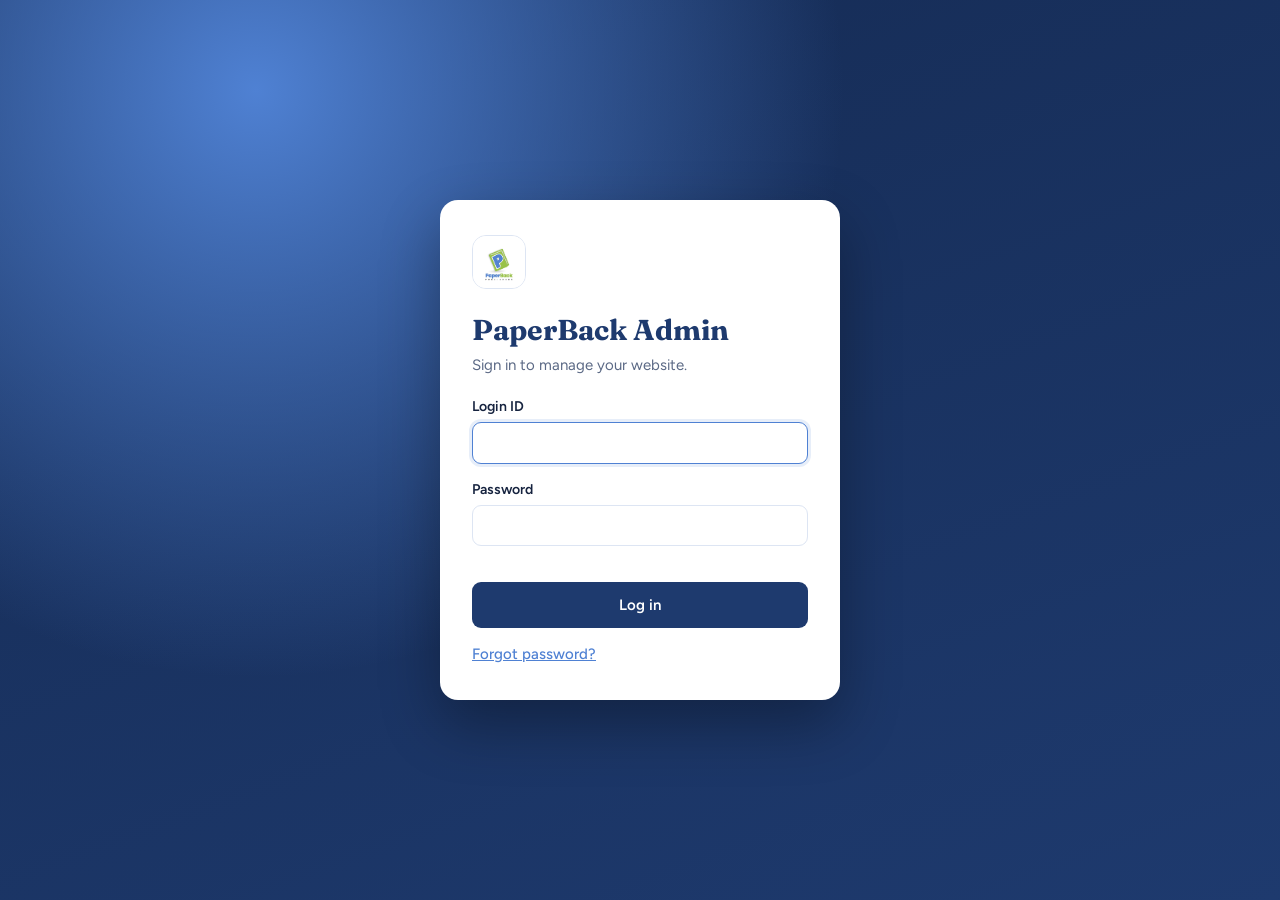
<file: admin.html>
<!DOCTYPE html>
<html lang="en">
<head>
<meta charset="utf-8">
<meta name="viewport" content="width=device-width, initial-scale=1">
<meta name="robots" content="noindex,nofollow">
<title>Admin – PaperBack Publishers</title>
<link rel="icon" href="/favicon.ico?v=2" sizes="48x48">
<link rel="icon" type="image/png" sizes="32x32" href="/favicon-32.png?v=2">
<link rel="icon" type="image/png" sizes="48x48" href="/favicon-48.png?v=2">
<link rel="icon" type="image/png" sizes="192x192" href="/favicon-192.png?v=2">
<link rel="apple-touch-icon" href="/favicon-180.png?v=2">
<link href="https://fonts.googleapis.com/css2?family=Fraunces:opsz,wght@9..144,600;9..144,700&family=Figtree:wght@400;500;600;700&display=swap" rel="stylesheet">
<style>
:root{--blue:#4F81D3;--bd:#1E3A6E;--bd2:#152b54;--green:#9AC44A;--gd:#4F7A12;--ink:#16233F;--muted:#5b6985;--sky:#EAF0FB;--line:#dde5f3;--red:#B3261E;--amber:#8a5a00;--bg:#f4f6fb;--card:#fff;--shadow:0 1px 2px #1e3a6e14,0 4px 14px #1e3a6e0d}
*{box-sizing:border-box}
html{scroll-behavior:smooth}
body{margin:0;font:15px/1.5 Figtree,system-ui,sans-serif;color:var(--ink);background:var(--bg);-webkit-font-smoothing:antialiased}
h1,h2,h3{font-family:Fraunces,Georgia,serif;margin:0;color:var(--bd)}
[hidden]{display:none!important}
button{font:inherit;cursor:pointer}
button:disabled{opacity:.55;cursor:not-allowed}
:focus-visible{outline:3px solid #4f81d366;outline-offset:1px}
.btn{display:inline-flex;align-items:center;gap:.4rem;justify-content:center;border:0;border-radius:9px;padding:.55rem 1rem;font-weight:600;color:#fff;background:var(--bd);transition:filter .15s,transform .05s;text-decoration:none}
.btn:hover{filter:brightness(1.12)}.btn:active{transform:translateY(1px)}
.btn.g{background:var(--gd)}.btn.r{background:var(--red)}.btn.o{background:#fff;color:var(--bd);border:1.5px solid var(--line)}.btn.o:hover{background:var(--sky);filter:none}
.btn.s{padding:.3rem .65rem;font-size:.85rem;border-radius:7px}
.btn.ghost{background:transparent;color:var(--bd);border:1.5px solid transparent}.btn.ghost:hover{background:var(--sky);filter:none}
input,select,textarea{font:inherit;width:100%;padding:.58rem .75rem;border:1.5px solid var(--line);border-radius:9px;background:#fff;color:var(--ink)}
input:focus,select:focus,textarea:focus{outline:0;border-color:var(--blue);box-shadow:0 0 0 3px #4f81d322}
input[type=checkbox]{width:auto;accent-color:var(--bd)}
label{display:block;font-weight:600;font-size:.88rem;margin-bottom:.95rem}
label input,label select,label textarea{margin-top:.3rem;font-weight:400}
.help{display:block;font-weight:400;font-size:.8rem;color:var(--muted);margin-top:.25rem}
.cnt{float:right;font-weight:400;font-size:.75rem;color:var(--muted)}
.err{color:var(--red);font-weight:600;min-height:1.4em;font-size:.9rem}

/* login */
#login{min-height:100vh;display:grid;place-items:center;padding:1rem;background:radial-gradient(circle at 20% 10%,#4F81D3 0,transparent 45%),linear-gradient(160deg,var(--bd2),var(--bd))}
.lbox{background:#fff;border-radius:18px;padding:2.2rem 2rem;width:100%;max-width:400px;box-shadow:0 24px 60px #0005}
.lbox .logo{width:54px;height:54px;border-radius:14px;object-fit:cover;margin-bottom:.8rem;border:1px solid var(--line)}
.lbox h1{font-size:1.8rem;margin-bottom:.2rem}.lbox p{color:var(--muted);margin:0 0 1.2rem}
.lbox .btn{width:100%;padding:.75rem}
.flink{background:0;border:0;color:var(--blue);text-decoration:underline;padding:0;margin-top:.9rem;font-weight:500}

/* shell */
#app{display:grid;grid-template-columns:260px 1fr;min-height:100vh}
aside{background:linear-gradient(180deg,var(--bd),var(--bd2));color:#fff;padding:1.1rem .8rem;position:sticky;top:0;height:100vh;overflow:auto;display:flex;flex-direction:column}
.brand{display:flex;gap:.7rem;align-items:center;padding:.2rem .5rem 1.1rem}
.brand img{width:38px;height:38px;border-radius:10px;object-fit:cover;background:#fff}
.brand b{font:700 1.15rem Fraunces,serif;display:block;line-height:1.1}.brand small{color:#b9c8e8;font-size:.75rem}
.nav-h{font-size:.68rem;letter-spacing:.09em;text-transform:uppercase;color:#8fa6d6;padding:.9rem .7rem .3rem;font-weight:700}
.nav button{display:flex;justify-content:space-between;align-items:center;width:100%;background:0;border:0;color:#dbe6ff;text-align:left;padding:.5rem .7rem;border-radius:9px;font-weight:500;gap:.5rem}
.nav button:hover{background:#ffffff17}.nav button.on{background:var(--green);color:#10260a;font-weight:700}
.nav b{font-size:.72rem;background:#ffffff2b;border-radius:99px;padding:0 .5rem;min-width:1.5rem;text-align:center}
.nav button.on b{background:#10260a22}
.nav b.alert{background:#ffb02e;color:#3b2400}
.side-tools{margin-top:auto;padding-top:1rem;border-top:1px solid #ffffff2b;display:grid;gap:.4rem}
.side-tools .btn{background:#ffffff17;font-weight:500;justify-content:flex-start;font-size:.88rem;padding:.45rem .7rem}
main{padding:0 clamp(1rem,3vw,2.5rem) 3rem;min-width:0}
.topbar{position:sticky;top:0;z-index:5;background:#f4f6fbee;backdrop-filter:blur(8px);display:flex;gap:.8rem;align-items:center;justify-content:space-between;padding:.8rem 0;border-bottom:1px solid var(--line);margin-bottom:1.3rem}
.menu-btn{display:none}
.status{display:inline-flex;align-items:center;gap:.45rem;font-size:.85rem;font-weight:600;color:var(--muted)}
.status i{width:9px;height:9px;border-radius:50%;background:var(--green)}
.status.busy i{background:#e9a400;animation:pulse 1s infinite}.status.bad i{background:var(--red)}
@keyframes pulse{50%{opacity:.3}}
.top-r{display:flex;gap:.6rem;align-items:center}
.head{display:flex;flex-wrap:wrap;gap:.8rem;align-items:flex-end;justify-content:space-between;margin-bottom:.4rem}
.head h2{font-size:1.9rem;line-height:1.2}
.hint{color:var(--muted);margin:.2rem 0 1.2rem;max-width:80ch}
.card{background:var(--card);border:1px solid var(--line);border-radius:14px;box-shadow:var(--shadow)}
.card.pad{padding:1.2rem 1.3rem}
.tbl{overflow:auto}
.tools{display:flex;gap:.6rem;flex-wrap:wrap;margin-bottom:1rem;align-items:center}
.tools input[type=search]{max-width:300px}.tools select{width:auto}
.tools .sp{flex:1}
.seg{display:inline-flex;background:#fff;border:1.5px solid var(--line);border-radius:10px;padding:2px}
.seg button{border:0;background:0;padding:.3rem .8rem;border-radius:8px;font-weight:600;color:var(--muted);font-size:.86rem}
.seg button.on{background:var(--bd);color:#fff}
table{width:100%;border-collapse:collapse}
th,td{text-align:left;padding:.7rem .9rem;border-bottom:1px solid var(--line);vertical-align:middle}
tr:last-child td{border-bottom:0}
tbody tr:hover{background:#f8faff}
th{background:var(--sky);font-size:.74rem;text-transform:uppercase;letter-spacing:.05em;color:var(--bd);white-space:nowrap;user-select:none}
th.sortable{cursor:pointer}th.sortable:hover{background:#dde8fa}
th .ar{opacity:.6}
td.act{white-space:nowrap;text-align:right}td.act .btn{margin-left:.2rem}
td.ck,th.ck{width:36px;padding-right:0}
td .cl{max-width:380px;overflow:hidden;text-overflow:ellipsis;display:-webkit-box;-webkit-line-clamp:2;-webkit-box-orient:vertical}
td img.th{width:38px;aspect-ratio:2/3;object-fit:cover;border-radius:5px;border:1px solid var(--line);display:block}
td .swatch{display:inline-block;width:12px;height:12px;border-radius:50%;margin-right:.4rem;vertical-align:-1px}
.pill{display:inline-block;padding:.1rem .65rem;border-radius:99px;background:var(--sky);color:var(--bd);font-size:.78rem;font-weight:700;white-space:nowrap}
.pill.ok{background:#e4f2cc;color:var(--gd)}.pill.wait{background:#fff0c9;color:var(--amber)}.pill.off{background:#eceff5;color:#6b7690}.pill.bad{background:#fde2df;color:var(--red)}
.empty{padding:2.5rem 1rem;text-align:center;color:var(--muted)}
.bulk{display:flex;gap:.6rem;align-items:center;background:var(--bd);color:#fff;padding:.5rem .9rem;border-radius:10px;margin-bottom:.8rem;font-weight:600}
.bulk .btn{background:#ffffff22}.bulk .btn.r{background:var(--red)}

/* dashboard */
.stats{display:grid;grid-template-columns:repeat(auto-fit,minmax(170px,1fr));gap:.9rem;margin-bottom:1.2rem}
.stat{padding:1rem 1.1rem;cursor:pointer;transition:transform .12s,box-shadow .12s;text-align:left;border:1px solid var(--line);background:#fff;border-radius:14px;box-shadow:var(--shadow);display:block;width:100%}
.stat:hover{transform:translateY(-2px);box-shadow:0 6px 18px #1e3a6e1c}
.stat span{display:block;color:var(--muted);font-size:.8rem;font-weight:600;text-transform:uppercase;letter-spacing:.04em}
.stat b{font:700 2rem Fraunces,serif;color:var(--bd);line-height:1.2}
.stat.warn b{color:var(--amber)}
.grid2{display:grid;grid-template-columns:repeat(auto-fit,minmax(320px,1fr));gap:1rem}
.card h3{font-size:1.15rem;margin-bottom:.7rem}
.chk{list-style:none;margin:0;padding:0;display:grid;gap:.1rem}
.chk li{display:flex;gap:.7rem;align-items:center;padding:.5rem 0;border-bottom:1px solid var(--line)}
.chk li:last-child{border:0}
.chk .ic{width:22px;height:22px;border-radius:50%;display:grid;place-items:center;font-size:.75rem;font-weight:700;flex:none}
.chk .good .ic{background:#e4f2cc;color:var(--gd)}.chk .warn .ic{background:#fff0c9;color:var(--amber)}
.chk li span{flex:1}
.qa{display:flex;flex-wrap:wrap;gap:.5rem}
.rec{padding:.6rem 0;border-bottom:1px solid var(--line)}.rec:last-child{border:0}
.rec small{color:var(--muted)}

/* forms for site text / contact */
.fgroup{margin-bottom:1.1rem}
.fgroup h3{font-size:1.15rem;margin-bottom:.2rem}
.fgroup>p{margin:0 0 1rem;color:var(--muted);font-size:.9rem}
.fgrid{display:grid;grid-template-columns:repeat(auto-fit,minmax(300px,1fr));gap:0 1.2rem}
.fgrid .wide{grid-column:1/-1}
.savebar{position:sticky;bottom:0;background:#fff;border-top:1px solid var(--line);padding:.8rem 1.2rem;display:flex;gap:.7rem;justify-content:flex-end;align-items:center;margin:0 -1.3rem -1.2rem;border-radius:0 0 14px 14px}
.savebar span{margin-right:auto;color:var(--muted);font-size:.88rem}

/* modal */
#modal,#pwm{position:fixed;inset:0;background:#0a1530a8;display:grid;place-items:center;padding:1rem;z-index:30}
.mbox{background:#fff;border-radius:16px;width:100%;max-width:600px;max-height:92vh;overflow:auto;padding:1.5rem;box-shadow:0 30px 70px #0006}
.mbox h3{font-size:1.4rem;margin-bottom:1rem}
.mbox .fgrid{grid-template-columns:1fr 1fr}.mbox .fgrid .wide{grid-column:1/-1}
.row{display:flex;gap:.6rem;justify-content:flex-end;margin-top:.5rem}
#toast{position:fixed;bottom:1.2rem;left:50%;transform:translateX(-50%);background:var(--ink);color:#fff;padding:.65rem 1.2rem;border-radius:10px;z-index:50;font-weight:600;box-shadow:0 8px 24px #0004;max-width:92vw}
#toast.bad{background:var(--red)}
.imgbox{display:flex;gap:.9rem;align-items:flex-start;margin-top:.3rem;font-weight:400}
.imgbox img{width:90px;aspect-ratio:2/3;object-fit:cover;border-radius:7px;border:1px solid var(--line);background:var(--sky);flex:none}
.imgbox .noimg{width:90px;aspect-ratio:2/3;border-radius:7px;border:2px dashed var(--line);display:grid;place-items:center;color:var(--muted);font-size:.75rem;text-align:center;flex:none}
.imgbox small{display:block;color:var(--muted);margin:.4rem 0;font-weight:400}
.imgbox input[type=file]{padding:.4rem}
.lbl{font-weight:600;font-size:.88rem;margin-bottom:.95rem}

@media(max-width:900px){
 #app{grid-template-columns:1fr}
 aside{position:fixed;z-index:25;left:0;top:0;width:270px;transform:translateX(-100%);transition:transform .2s}
 body.nav-open aside{transform:none;box-shadow:12px 0 40px #0006}
 .menu-btn{display:inline-flex}
 .mbox .fgrid{grid-template-columns:1fr}
}
</style>
</head>
<body>

<section id="login">
  <form class="lbox" id="lf">
    <img class="logo" src="/assets/logo.jpg" alt="">
    <h1>PaperBack Admin</h1>
    <p>Sign in to manage your website.</p>
    <label>Login ID<input id="u" autocomplete="username" autofocus></label>
    <label>Password<input id="p" type="password" autocomplete="current-password"></label>
    <div class="err" id="le" aria-live="polite"></div>
    <button class="btn" type="submit">Log in</button>
    <button class="flink" type="button" id="fp">Forgot password?</button>
  </form>
  <form class="lbox" id="rf" hidden>
    <h1>Reset password</h1>
    <p>Enter the recovery key (set as <b>ADMIN_RECOVERY_KEY</b> in your Vercel project settings) and choose a new password.</p>
    <label>Recovery key<input id="rk" type="password" autocomplete="off"></label>
    <label>New password (8+ characters)<input id="rn" type="password" autocomplete="new-password"></label>
    <label>Repeat new password<input id="rn2" type="password" autocomplete="new-password"></label>
    <div class="err" id="re" aria-live="polite"></div>
    <button class="btn" type="submit">Set new password</button>
    <button class="flink" type="button" id="rb">Back to login</button>
  </form>
</section>

<div id="app" hidden>
  <aside>
    <div class="brand"><img src="/assets/logo.jpg" alt=""><div><b>PaperBack</b><small>Website dashboard</small></div></div>
    <div class="nav" id="nav"></div>
    <div class="side-tools">
      <button class="btn" id="dl">⬇ Download site-content.js</button>
      <button class="btn" id="ex">⤓ Export JSON backup</button>
      <button class="btn" id="im">⤒ Import JSON</button>
      <button class="btn" id="rs">↺ Reset to defaults</button>
      <button class="btn" id="cp">🔑 Change password</button>
      <button class="btn" id="lo">⎋ Log out</button>
      <input type="file" id="file" accept=".json" hidden>
    </div>
  </aside>
  <main>
    <div class="topbar">
      <div class="top-r"><button class="btn o s menu-btn" id="menu" aria-label="Open menu">☰ Menu</button><span class="status" id="st"><i></i><span>All changes saved</span></span></div>
      <div class="top-r"><a class="btn o s" href="/" target="_blank" rel="noopener">View live site ↗</a></div>
    </div>
    <div id="view"></div>
  </main>
</div>

<div id="modal" hidden><form class="mbox" id="mf"><h3 id="mt"></h3><div class="fgrid" id="mfields"></div><div class="row"><button type="button" class="btn o" id="mc">Cancel</button><button class="btn g" type="submit">Save</button></div></form></div>
<div id="pwm" hidden><form class="mbox" id="pf" style="max-width:420px"><h3>Change password</h3>
  <label>Current password<input id="pc" type="password" autocomplete="current-password"></label>
  <label>New password (8+ characters)<input id="pn" type="password" autocomplete="new-password"></label>
  <label>Repeat new password<input id="pn2" type="password" autocomplete="new-password"></label>
  <div class="err" id="pe" aria-live="polite"></div>
  <div class="row"><button type="button" class="btn o" id="pcx">Cancel</button><button class="btn g" type="submit">Change password</button></div></form></div>
<div id="toast" hidden></div>

<script>
/* ===== Login is checked on the server (/api/auth). The token is kept for this tab only. ===== */
const SESS="pb_admin_token";
const token=()=>sessionStorage.getItem(SESS)||"";

/* ===== Segments (each one is a list saved on the server and shown on the website) =====
   f = [name,label,type,options,help]   type: t text | a textarea | s select | n number | d date | i image
   w = true makes the field span the full width of the form. */
const COLORS=["blue","green","navy","moss"], GENRES=["Fiction","Non-fiction","Children","Poetry","Other"];
const SWATCH={blue:"#4F81D3",green:"#7fae2f",navy:"#1E3A6E",moss:"#6b7a3a"};
const SEG={
 banners:{label:"Home banners",single:"banner",hint:"Slides in the top carousel of the home page, shown in this order.",cols:["title","text","color"],
  f:[["title","Heading","t",null,"Short and clear works best.",1],["text","Text","a",null,"One or two sentences.",1],["button","Button label","t",null,"Leave empty to hide the button."],["link","Button link","t",null,"Use #catalogue, #submit, a full https:// address, or tel: / mailto:"],["color","Colour","s",["blue","navy","green"]]],
  seed:[{title:"New titles for the season",text:"Fiction, non-fiction, poetry and children's books from our latest list.",button:"Browse our titles",link:"#catalogue",color:"navy"},{title:"Publish your first book",text:"Send us your manuscript. An editor reads every submission and replies within two weeks.",button:"Submit your manuscript",link:"#submit",color:"green"},{title:"Stories for young readers",text:"Picture books and early readers that children ask to hear again.",button:"See children's books",link:"#catalogue",color:"blue"}]},
 books:{label:"Books",single:"book",hint:"The catalogue and each book's landing page. Set “New release” to Yes to show it under New releases. A price enables ordering and coupons on the book page.",cols:["image","title","author","genre","price","isNew"],
  f:[["image","Cover image","i",null,null,1],["title","Title","t",null,"The book page address is made from the title.",1],["author","Author","t"],["genre","Genre","s",GENRES],["color","Cover colour (used when there is no image)","s",COLORS],["isNew","New release?","s",["No","Yes"]],["price","Price (₹, optional)","n"],["summary","Summary","a",null,"Shown on the book's own page.",1],["bio","About the author","a",null,"If empty, the matching Author's bio is used.",1]],
  seed:[["The Salt Road","Meera Sengupta","Fiction","blue","Yes"],["Monsoon Ledger","Arjun Dutta","Fiction","green","Yes"],["Quiet Algorithms","Ritika Bose","Non-fiction","navy","Yes"],["Rivers of Kolkata","Sourav Mitra","Non-fiction","moss","No"],["Little Lantern","Ananya Roy","Children","green","Yes"],["Counting Stars at Noon","Tanmoy Paul","Children","blue","No"],["Notes from a Tea Garden","Isha Banerjee","Poetry","navy","No"],["Ink & Alum","Kabir Chanda","Poetry","moss","No"]].map(b=>({title:b[0],author:b[1],genre:b[2],color:b[3],isNew:b[4],price:"",summary:"",bio:"",image:""}))},
 authors:{label:"Authors",single:"author",hint:"Author cards in “Our authors”.",cols:["name","book","genre","email"],
  f:[["name","Name","t",null,"Must match the author name on the author's books, so order emails reach the right person."],["email","Email (private)","t",null,"Never shown on the website. The author gets an email for every order that includes their books, with the coupon discount shown."],["book","Known for (book)","t"],["genre","Genre","s",GENRES],["bio","Short bio","a",null,null,1]],
  seed:[["Meera Sengupta","The Salt Road","Fiction","Grew up in Howrah and worked as a journalist for twelve years before turning to fiction."],["Arjun Dutta","Monsoon Ledger","Fiction","A chartered accountant and short-story writer whose work has appeared in Bengali and English magazines."],["Ritika Bose","Quiet Algorithms","Non-fiction","A data scientist and writer who teaches at a university in West Bengal."],["Sourav Mitra","Rivers of Kolkata","Non-fiction","An urban historian and walking-tour guide who has spent two decades mapping Kolkata's canals."],["Ananya Roy","Little Lantern","Children","A primary school teacher who writes the stories she wishes she had to read aloud in class."],["Isha Banerjee","Notes from a Tea Garden","Poetry","Grew up on a tea estate in the Darjeeling hills and now teaches literature."]].map(a=>({name:a[0],email:"",book:a[1],genre:a[2],bio:a[3]}))},
 publishing:{label:"Publishing plans",single:"plan",hint:"The cards in “Publishing with us”. Put one bullet point per line.",cols:["title","tag","text"],
  f:[["tag","Tag line","t"],["title","Plan name","t"],["text","Description","a",null,null,1],["points","Bullet points (one per line)","a",null,null,1]],
  seed:[{tag:"You lead",title:"Self-publishing",text:"You keep full control and full rights. We provide the services you choose.",points:"Pick only the services you need\nYou own your rights and set your price\nPrint runs from 100 copies"},{tag:"We share the work",title:"Hybrid publishing",text:"A partnership: you contribute to the production cost, and we bring our editors, designers and distribution network.",points:"Professional editing and design included\nBookshop and library distribution\nHigher royalty share than traditional deals"},{tag:"Get it read",title:"Marketing",text:"We plan the launch, set up your author page and help you reach reviewers, bookshops and local media.",points:"Launch plan and author profile\nSocial media and press outreach\nBook launch and event support"}]},
 services:{label:"Services",single:"service",hint:"“Everything your book needs” cards.",cols:["title","text"],f:[["title","Title","t"],["text","Description","a",null,null,1]],
  seed:[{title:"Editing",text:"Developmental, line and copy editing by editors who work in your genre."},{title:"Cover and layout",text:"Covers and interiors designed for the print edition and the e-book."},{title:"Print and ISBN",text:"Paperback and hardback runs from 100 copies, with ISBN registration included."},{title:"Distribution",text:"Your book reaches bookshops, libraries and online stores across India and abroad."}]},
 process:{label:"Process steps",single:"step",hint:"“From manuscript to bookshelf” steps, shown in this order.",cols:["title","text"],f:[["title","Step title","t"],["text","Description","a",null,null,1]],
  seed:[{title:"Send your manuscript",text:"Share your draft and a short synopsis. We reply within two weeks."},{title:"Edit together",text:"Your editor returns notes. You approve every change."},{title:"Design and proof",text:"Review the cover and the typeset pages before anything is printed."},{title:"Print and launch",text:"We print, ship and help you plan a launch."}]},
 events:{label:"Events",single:"event",hint:"Event cards. Add a date and the card shows it. Cards open the button link in a new tab.",cols:["icon","title","date","text"],
  f:[["icon","Emoji icon","t",null,"One emoji, e.g. 📚"],["title","Title","t"],["date","Date (optional)","d"],["button","Button label","t"],["link","Button link","t",null,"https://wa.me/91XXXXXXXXXX works well.",1],["text","Description","a",null,null,1]],
  seed:[{icon:"✍️",title:"Workshops",text:"Hands-on sessions on writing, editing and getting a manuscript ready.",date:"",button:"Ask about workshops",link:"https://wa.me/919000000000"},{icon:"📚",title:"Book launches",text:"Readings, signings and conversations to launch our new titles.",date:"",button:"Ask about launches",link:"https://wa.me/919000000000"},{icon:"🎤",title:"Other events",text:"Author meet-ups, book fair stalls, poetry evenings and school visits.",date:"",button:"Ask about events",link:"https://wa.me/919000000000"}]},
 feedback:{label:"Reader feedback",single:"feedback",hint:"Approve to show a message under “What readers say”. New messages from website visitors appear here as pending.",cols:["name","rating","message","date","status"],
  f:[["name","Name","t"],["rating","Rating (1–5)","s",["5","4","3","2","1"]],["date","Date","d"],["status","Status","s",["approved","pending"]],["message","Message","a",null,null,1]],
  seed:[]},
 about:{label:"About facts",single:"fact",hint:"Key facts in the About section (e.g. Titles published → 240+).",cols:["label","value"],f:[["label","Label","t"],["value","Value","t"]],
  seed:[{label:"Titles published",value:"240+"},{label:"Languages",value:"English, Bengali, Hindi"},{label:"Author royalty",value:"Up to 40%"}]},
 coupons:{label:"Coupons",single:"coupon",hint:"Discount codes. “Show on website” = Yes puts the offer on the home page and applies it automatically on book pages; No keeps it a private code that customers type in. Prices come from each book's Price field.",cols:["code","type","value","state","show","expires","note"],
  f:[["code","Coupon code","t",null,"2–20 letters or numbers, no spaces. Saved in capitals."],["type","Discount type","s",["percent","flat"]],["value","Value","n",null,"Percent: 1–100. Flat: rupees off."],["active","Active?","s",["Yes","No"]],["show","Show on website?","s",["No","Yes"]],["expires","Last valid day (optional)","d"],["note","Note for yourself (optional)","t",null,null,1]],
  seed:[{code:"PAPER10",type:"percent",value:"10",active:"Yes",show:"No",expires:"",note:""},{code:"WELCOME50",type:"flat",value:"50",active:"Yes",show:"No",expires:"",note:""}]},
 settings:{label:"Contact & social",hint:"",seed:[{label:"Phone",value:"+91 90000 00000"},{label:"WhatsApp number",value:"919000000000"},{label:"Email",value:"hello@paperbackpublishers.com"},{label:"Address",value:"Kolkata, West Bengal, India"},{label:"Facebook",value:"https://www.facebook.com/paperbackpublishers"},{label:"Instagram",value:"https://www.instagram.com/paperbackpublishers"}]}
};

/* Site wording. These are stored as extra rows (label → value) inside the existing “settings” list,
   so no server change is needed. An empty field means “use the website's built-in wording”. */
const TEXTS=[
 {title:"Announcement bar",note:"A thin banner above the menu on every page. Leave empty for none.",f:[["Announcement bar text","Message","t",""],["Announcement bar link","Link (optional)","t","#catalogue, #submit or https://…"]]},
 {title:"Home page top",note:"The big heading and intro under the carousel, and the search bar.",f:[["Hero heading","Main heading","t","Books worth holding."],["Hero text","Intro text","a","We edit, design, print and distribute books for first-time and established authors, from the first draft to the bookshop shelf."],["Search placeholder (English)","Search bar text (English)","t","Search your favourite book"],["Search placeholder (Bengali)","Search bar text (Bengali)","t","কোন বই খুঁজছেন?"],["Consultation button label","“Book a free consultation” button text","t","Book a free consultation"]]},
 {title:"Section headings",note:"Titles and intro lines of each section.",f:[["New releases heading","New releases","t","New releases"],["Catalogue heading","Catalogue","t","From our list"],["Authors heading","Authors","t","Our authors"],["Authors intro","Authors intro","a","The writers behind our list: journalists, teachers, poets and printers from across Bengal."],["Publishing heading","Publishing","t","Publishing with us"],["Publishing intro","Publishing intro","a","Three ways to publish. Not sure which fits your book? Talk to us first, it is free."],["Services heading","Services","t","Everything your book needs"],["Process heading","Process","t","From manuscript to bookshelf"],["Events heading","Events","t","Events"],["Events intro","Events intro","a","Meet editors, hear authors read and celebrate new books. Ask us for upcoming dates and venues."],["Feedback heading","Feedback","t","Tell us what you think"],["Feedback intro","Feedback intro","a","Read one of our books or worked with us? A quick note helps us and other readers."]]},
 {title:"About & manuscript form",note:"Facts such as “Titles published” are under About facts.",f:[["About heading","About heading","t","Independent, and on the author's side"],["About text","About paragraph","a","PaperBack Publishers is a small team of editors, designers and book lovers. We keep our lists short so every author gets time, and every contract is written in plain language."],["Submit heading","Manuscript form heading","t","Submit your manuscript"],["Submit text","Manuscript form intro","a","Tell us about your book. An editor will read your message and write back within two weeks."]]},
 {title:"Footer",note:"",f:[["Footer consultation text","Text above the footer consultation button","t","Free consultation for new authors."]]}
];
const CONTACT=[["Phone","Phone number","t","+91 90000 00000","Used for call links and the footer."],["WhatsApp number","WhatsApp number","t","919000000000","Country code + number, digits only (e.g. 919876543210)."],["Email","Email address","t","hello@paperbackpublishers.com",""],["Address","Address","t","Kolkata, West Bengal, India","Shown in the footer under PaperBack Publishers."],["Facebook","Facebook page link","t","https://www.facebook.com/…",""],["Instagram","Instagram page link","t","https://www.instagram.com/…",""]];

const GROUPS=[["",["dash"]],["Home page",["banners","text","books"]],["People",["authors"]],["Business",["publishing","services","process","events","about"]],["Sales",["orders"]],["Visitors",["feedback","coupons"]],["Site settings",["settings"]]];
const VIEWS={dash:"Overview",text:"Site text",orders:"Orders & sales"};
const labelOf=k=>VIEWS[k]||SEG[k].label;

/* ===== Helpers ===== */
const $=id=>document.getElementById(id);
const uid=()=>Date.now().toString(36)+Math.random().toString(36).slice(2,6);
const esc=s=>String(s??"").replace(/[&<>"']/g,c=>({"&":"&amp;","<":"&lt;",">":"&gt;",'"':"&quot;","'":"&#39;"}[c]));
const slug=t=>String(t).toLowerCase().replace(/[^a-z0-9]+/g,"-").replace(/^-|-$/g,"");
const today=()=>new Date(Date.now()+19800000).toISOString().slice(0,10);
function defaults(){const d={};for(const k in SEG)d[k]=SEG[k].seed.map(x=>({id:uid(),...x}));return d}
let DB=defaults(), cur="dash", editing=null;
const UI={q:"",filter:"",sort:null,dir:1,sel:new Set()};
function toast(m,ms,bad){const t=$("toast");t.textContent=m;t.className=bad?"bad":"";t.hidden=false;clearTimeout(t._t);t._t=setTimeout(()=>t.hidden=true,ms||2200)}
function setStatus(kind,msg){const s=$("st");s.className="status"+(kind?" "+kind:"");s.lastChild.textContent=msg}

/* Settings rows (label → value) used by Site text and Contact & social */
const getS=l=>{const r=DB.settings.find(x=>String(x.label).trim().toLowerCase()===l.toLowerCase());return r?String(r.value||""):""};
function setS(l,v){
  v=String(v||"").trim();
  const i=DB.settings.findIndex(x=>String(x.label).trim().toLowerCase()===l.toLowerCase());
  if(!v){if(i>-1)DB.settings.splice(i,1);return}
  if(i>-1)DB.settings[i].value=v;else DB.settings.push({id:uid(),label:l,value:v});
}

/* ===== Saving: every change is sent to the server (Redis). Saves run one after another so they never overwrite each other. ===== */
let saveChain=Promise.resolve(), lastGood="", pendingSaves=0;
function persist(){
  const snap=JSON.stringify(DB), body='{"content":'+snap+'}';
  pendingSaves++;setStatus("busy","Saving…");
  saveChain=saveChain
    .then(()=>fetch("/api/save-content",{method:"POST",headers:{"Content-Type":"application/json","Authorization":"Bearer "+token()},body}))
    .then(async r=>{
      if(r.status===401){toast("Session expired. Please log in again.",4000,1);setTimeout(logout,1500);return false}
      if(!r.ok){const d=await r.json().catch(()=>({}));throw new Error(d.error||("Error "+r.status))}
      lastGood=snap;toast("Saved to website ✓");return true;
    })
    .catch(e=>{
      // The server refused this change: undo it here too, so one bad entry cannot block every later save.
      if(lastGood){DB=JSON.parse(lastGood);render()}
      toast("NOT saved (change undone): "+e.message,6000,1);return false})
    .then(ok=>{pendingSaves--;if(!pendingSaves)setStatus(ok?"":"bad",ok?"All changes saved":"Last save failed");return ok});
  return saveChain;
}
addEventListener("beforeunload",e=>{if(pendingSaves>0){e.preventDefault();e.returnValue=""}});

/* visitor feedback waiting on the server -> shown in the Reader feedback list as "pending" */
function mergePending(pending){
  let added=false;
  (Array.isArray(pending)?pending:[]).forEach(f=>{
    if(f&&f.id&&!DB.feedback.some(x=>x.id===f.id)){DB.feedback.unshift({id:f.id,name:f.name,rating:String(f.rating),date:f.date,message:f.message,status:"pending"});added=true}
  });
  return added;
}

/* ===== Derived info ===== */
const couponState=c=>c.active==="No"?"off":(c.expires&&today()>c.expires?"expired":"live");
const pendingCount=()=>DB.feedback.filter(f=>f.status==="pending").length;
function badge(k){
  if(k==="orders"){const n=ORD.list.filter(o=>o.status==="new").length;return n?`<b class="alert" title="${n} new">${n}</b>`:""}
  if(k==="feedback"){const n=pendingCount();return n?`<b class="alert" title="${n} waiting for approval">${n}</b>`:`<b>${DB.feedback.length}</b>`}
  if(SEG[k]&&Array.isArray(DB[k])&&k!=="settings")return `<b>${DB[k].length}</b>`;
  return "";
}

/* ===== Navigation ===== */
function nav(){
  $("nav").innerHTML=GROUPS.map(([h,ks])=>(h?`<div class="nav-h">${h}</div>`:"")+ks.map(k=>`<button data-k="${k}" class="${k===cur?"on":""}"><span>${labelOf(k)}</span>${badge(k)}</button>`).join("")).join("");
}
function go(k){cur=k;UI.q="";UI.filter="";UI.sort=null;UI.dir=1;UI.sel.clear();document.body.classList.remove("nav-open");render();scrollTo(0,0)}
$("nav").onclick=e=>{const b=e.target.closest("button");if(b)go(b.dataset.k)};
$("menu").onclick=()=>document.body.classList.toggle("nav-open");

/* ===== Views ===== */
function render(){
  nav();const v=$("view");
  if(cur==="dash")v.innerHTML=dashHTML();
  else if(cur==="text")v.innerHTML=textHTML();
  else if(cur==="settings")v.innerHTML=contactHTML();
  else if(cur==="orders"){v.innerHTML=ordersHTML();if(!ORD.loaded)loadOrders()}
  else{v.innerHTML=listShell();renderList()}
}

/* --- Overview --- */
function health(){
  const B=DB.books,items=[];
  const add=(ok,txt,go,btn)=>items.push({ok,txt,go,btn});
  const pend=pendingCount();
  add(pend===0,pend?`${pend} reader feedback message${pend>1?"s":""} waiting for approval`:"No feedback waiting for approval","feedback","Review");
  const nc=B.filter(b=>!b.image).length;
  add(nc===0,nc?`${nc} book${nc>1?"s":""} without a cover image (a coloured cover is shown)`:"Every book has a cover image","books","Fix");
  const np=B.filter(b=>!(Number(b.price)>0)).length;
  add(np===0,np?`${np} book${np>1?"s":""} without a price (ordering needs a price)`:"Every book has a price","books","Fix");
  const ns=B.filter(b=>!String(b.summary||"").trim()).length;
  add(ns===0,ns?`${ns} book${ns>1?"s":""} without a summary on the book page`:"Every book has a summary","books","Fix");
  const ex=DB.coupons.filter(c=>couponState(c)==="expired").length;
  add(ex===0,ex?`${ex} expired coupon${ex>1?"s":""} still listed`:"No expired coupons","coupons","Tidy");
  const dup=new Set(),d=[];B.forEach(b=>{const s=slug(b.title);if(dup.has(s))d.push(b.title);dup.add(s)});
  add(d.length===0,d.length?`Two books share the same title: ${d.join(", ")}`:"All book titles are unique","books","Fix");
  const ne=DB.authors.filter(x=>!String(x.email||"").trim()).length;
  add(ne===0,ne?`${ne} author${ne>1?"s have":" has"} no email, so they cannot be notified of orders`:"Every author has an email for order notifications","authors","Fix");
  const phone=getS("Phone"),mail=getS("Email");
  add(!!(phone&&mail),(phone&&mail)?"Contact details are filled in":"Phone or email is missing","settings","Open");
  return items;
}
function dashHTML(){
  const live=DB.coupons.filter(c=>couponState(c)==="live").length;
  const stat=(k,label,n,warn)=>`<button class="stat ${warn?"warn":""}" data-go="${k}"><span>${label}</span><b>${n}</b></button>`;
  const recent=DB.feedback.slice(0,4);
  const hs=health();
  return `<div class="head"><div><h2>Welcome back</h2></div></div>
  <p class="hint">Everything here controls the live website. Changes save automatically and appear on the site within about a minute.</p>
  <div class="stats">
   ${stat("books","Books",DB.books.length)}${stat("books","New releases",DB.books.filter(b=>b.isNew==="Yes").length)}${stat("authors","Authors",DB.authors.length)}
   ${stat("orders","New orders",ORD.list.filter(o=>o.status==="new").length,ORD.list.some(o=>o.status==="new"))}${stat("feedback","Pending feedback",pendingCount(),pendingCount()>0)}${stat("coupons","Live coupons",live)}${stat("banners","Banners",DB.banners.length)}
  </div>
  <div class="grid2">
   <div class="card pad"><h3>Needs attention</h3><ul class="chk">${hs.map(i=>`<li class="${i.ok?"good":"warn"}"><div class="ic">${i.ok?"✓":"!"}</div><span>${esc(i.txt)}</span>${i.ok?"":`<button class="btn o s" data-go="${i.go}">${i.btn}</button>`}</li>`).join("")}</ul></div>
   <div>
    <div class="card pad" style="margin-bottom:1rem"><h3>Quick actions</h3><div class="qa">
      <button class="btn g" data-new="books">+ Add book</button><button class="btn g" data-new="authors">+ Add author</button>
      <button class="btn g" data-new="banners">+ Add banner</button><button class="btn g" data-new="events">+ Add event</button>
      <button class="btn g" data-new="coupons">+ Add coupon</button><button class="btn o" data-go="text">Edit site text</button><button class="btn o" data-go="settings">Contact details</button></div></div>
    <div class="card pad"><h3>Latest feedback</h3>${recent.length?recent.map(f=>`<div class="rec"><b>${esc(f.name)}</b> <span class="pill ${f.status==="approved"?"ok":"wait"}">${esc(f.status)}</span> <span style="color:var(--amber)">${"★".repeat(Math.min(5,Math.max(0,parseInt(f.rating,10)||0)))}</span><br><small>${esc(String(f.message||"").slice(0,110))}${String(f.message||"").length>110?"…":""}</small></div>`).join(""):`<div class="empty">No feedback yet.</div>`}</div>
   </div>
  </div>`;
}
$("view").addEventListener("click",e=>{
  const g=e.target.closest("[data-go]");if(g)return go(g.dataset.go);
  const n=e.target.closest("[data-new]");if(n){go(n.dataset.new);openForm()}
});

/* --- Site text --- */
function textHTML(){
  return `<div class="head"><h2>Site text</h2></div>
  <p class="hint">Change the headings, intro lines and wording on the home page. Leave a field empty to keep the website's built-in wording (shown as the grey example).</p>
  <form id="textform" class="card pad">
   ${TEXTS.map(g=>`<div class="fgroup"><h3>${g.title}</h3>${g.note?`<p>${g.note}</p>`:""}<div class="fgrid">${g.f.map(([k,l,t,ph])=>`<label class="${t==="a"?"wide":""}">${l}${t==="a"?`<textarea data-s="${esc(k)}" rows="3" placeholder="${esc(ph)}">${esc(getS(k))}</textarea>`:`<input data-s="${esc(k)}" value="${esc(getS(k))}" placeholder="${esc(ph)}">`}</label>`).join("")}</div></div>`).join("")}
   <div class="savebar"><span>Saved changes go live on the website.</span><button type="button" class="btn o" id="clrtext">Clear all (use built-in wording)</button><button class="btn g" type="submit">Save site text</button></div>
  </form>`;
}
document.addEventListener("submit",e=>{
  if(e.target.id==="textform"){e.preventDefault();e.target.querySelectorAll("[data-s]").forEach(i=>setS(i.dataset.s,i.value));persist();toast("Saving…")}
  if(e.target.id==="contactform"){
    e.preventDefault();
    const wa=e.target.querySelector('[data-s="WhatsApp number"]').value.replace(/\D/g,"");
    if(wa&&wa.length<10)return toast("WhatsApp number needs country code + number (10+ digits)",4000,1);
    const em=e.target.querySelector('[data-s="Email"]').value.trim();
    if(em&&!/^\S+@\S+\.\S+$/.test(em))return toast("That email address does not look right",4000,1);
    e.target.querySelectorAll("[data-s]").forEach(i=>setS(i.dataset.s,i.dataset.s==="WhatsApp number"?wa:i.value));persist();
  }
});
document.addEventListener("click",e=>{
  if(e.target.id==="clrtext"&&confirm("Remove all custom wording and use the website's built-in text?")){TEXTS.forEach(g=>g.f.forEach(f=>setS(f[0],"")));persist();render()}
});

/* --- Contact & social --- */
function contactHTML(){
  return `<div class="head"><h2>Contact &amp; social</h2></div>
  <p class="hint">Phone, email, WhatsApp, address and social links used across the website, footer and floating buttons.</p>
  <form id="contactform" class="card pad"><div class="fgrid">
   ${CONTACT.map(([k,l,t,ph,h])=>`<label>${l}<input data-s="${esc(k)}" value="${esc(getS(k))}" placeholder="${esc(ph)}">${h?`<span class="help">${h}</span>`:""}</label>`).join("")}
  </div><div class="savebar"><span>Empty fields keep the website's built-in value.</span><button class="btn g" type="submit">Save contact details</button></div></form>`;
}

/* --- List view --- */
function listShell(){
  const s=SEG[cur];
  const filt=cur==="books"?`<select id="fl" aria-label="Filter"><option value="">All genres</option>${GENRES.map(g=>`<option>${g}</option>`).join("")}<option value="__new">New releases</option><option value="__nocover">No cover</option><option value="__noprice">No price</option></select>`
    :cur==="coupons"?`<select id="fl" aria-label="Filter"><option value="">All coupons</option><option value="live">Live</option><option value="off">Switched off</option><option value="expired">Expired</option><option value="__show">Shown on website</option></select>`
    :cur==="authors"?`<select id="fl" aria-label="Filter"><option value="">All genres</option>${GENRES.map(g=>`<option>${g}</option>`).join("")}</select>`:"";
  const fbTabs=cur==="feedback"?`<div class="seg" id="fbtabs"><button data-v="" class="on">All</button><button data-v="pending">Pending</button><button data-v="approved">Approved</button></div>`:"";
  return `<div class="head"><h2>${s.label}</h2><button class="btn g" id="add">+ Add ${s.single||"new"}</button></div>
  <p class="hint">${esc(s.hint)}</p>
  <div class="tools"><input id="q" type="search" placeholder="Search ${s.label.toLowerCase()}… ( / )" aria-label="Search">${filt}${fbTabs}<span class="sp"></span><span id="count" class="status"></span></div>
  <div id="bulk" class="bulk" hidden></div>
  <div class="card tbl"><table><thead id="th"></thead><tbody id="tb"></tbody></table><div class="empty" id="em" hidden></div></div>`;
}
const lab=(s,n)=>n==="state"?"Status":s.f.find(f=>f[0]===n)[1].replace(/ \(.*\)$/,"");
function cell(name,v,r){
  if(name==="image")return v?`<img class="th" src="${esc(v)}" alt="" loading="lazy">`:"—";
  if(name==="status")return `<span class="pill ${v==="approved"?"ok":"wait"}">${esc(v)}</span>`;
  if(name==="state"){const st=couponState(r);return `<span class="pill ${st==="live"?"ok":st==="off"?"off":"bad"}">${st==="live"?"Live":st==="off"?"Off":"Expired"}</span>`}
  if(name==="show")return v==="Yes"?`<span class="pill ok">On site</span>`:`<span class="pill off">Private</span>`;
  if(name==="email")return v?esc(v):`<span class="pill wait">No email</span>`;
  if(name==="isNew")return v==="Yes"?`<span class="pill ok">New</span>`:"";
  if(name==="rating"){const n=Math.min(5,Math.max(0,parseInt(v,10)||0));return `<span style="color:var(--amber);white-space:nowrap">${"★".repeat(n)+"☆".repeat(5-n)}</span>`}
  if(name==="color")return `<span class="swatch" style="background:${SWATCH[v]||"#ccc"}"></span>${esc(v)}`;
  if(name==="price")return Number(v)>0?"₹"+Number(v).toLocaleString("en-IN"):`<span style="color:var(--muted)">—</span>`;
  if(name==="type"&&cur==="coupons")return v==="flat"?"₹ off":"% off";
  if(name==="value"&&cur==="coupons")return r.type==="flat"?"₹"+esc(v):esc(v)+"%";
  if(name==="expires"||name==="date")return v?esc(v):`<span style="color:var(--muted)">—</span>`;
  return `<div class="cl">${esc(v)}</div>`;
}
function rowsNow(){
  const q=UI.q.toLowerCase(),f=UI.filter;
  let rows=DB[cur].filter(r=>!q||JSON.stringify(r).toLowerCase().includes(q));
  if(f){
    if(cur==="books")rows=rows.filter(r=>f==="__new"?r.isNew==="Yes":f==="__nocover"?!r.image:f==="__noprice"?!(Number(r.price)>0):r.genre===f);
    else if(cur==="authors")rows=rows.filter(r=>r.genre===f);
    else if(cur==="coupons")rows=rows.filter(r=>f==="__show"?r.show==="Yes":couponState(r)===f);
    else if(cur==="feedback")rows=rows.filter(r=>r.status===f);
  }
  if(UI.sort){
    const k=UI.sort,num=["price","value","rating"].includes(k);
    rows=[...rows].sort((a,b)=>{const x=k==="state"?couponState(a):a[k],y=k==="state"?couponState(b):b[k];return (num?(Number(x)||0)-(Number(y)||0):String(x??"").localeCompare(String(y??""),undefined,{sensitivity:"base"}))*UI.dir});
  }
  return rows;
}
function renderList(){
  const s=SEG[cur];if(!s||!$("tb"))return;
  const rows=rowsNow(),canMove=!UI.q&&!UI.filter&&!UI.sort;
  $("th").innerHTML="<tr><th class=\"ck\"><input type=\"checkbox\" id=\"all\" aria-label=\"Select all\"></th>"+s.cols.map(c=>`<th class="sortable" data-sort="${c}">${lab(s,c)} <span class="ar">${UI.sort===c?(UI.dir>0?"▲":"▼"):""}</span></th>`).join("")+"<th></th></tr>";
  $("tb").innerHTML=rows.map(r=>`<tr><td class="ck"><input type="checkbox" data-sel="${r.id}" ${UI.sel.has(r.id)?"checked":""} aria-label="Select"></td>${s.cols.map(c=>`<td>${cell(c,r[c],r)}</td>`).join("")}<td class="act">
   ${cur==="feedback"&&r.status==="pending"?`<button class="btn g s" data-a="ok" data-id="${r.id}">Approve</button>`:""}
   ${canMove?`<button class="btn o s" data-a="up" data-id="${r.id}" title="Move up">↑</button><button class="btn o s" data-a="dn" data-id="${r.id}" title="Move down">↓</button>`:""}
   <button class="btn s" data-a="ed" data-id="${r.id}">Edit</button>${cur==="feedback"?"":`<button class="btn o s" data-a="dup" data-id="${r.id}" title="Duplicate">⧉</button>`}<button class="btn r s" data-a="del" data-id="${r.id}">Delete</button></td></tr>`).join("");
  $("em").hidden=rows.length>0;$("em").textContent=(UI.q||UI.filter)?"No matches.":"Nothing here yet. Click “Add”.";
  $("count").textContent=rows.length+(rows.length!==DB[cur].length?" of "+DB[cur].length:"")+" shown"+(canMove?"":" · reordering off while searching, filtering or sorting");
  const all=$("all");if(all){all.checked=rows.length>0&&rows.every(r=>UI.sel.has(r.id));all.onchange=()=>{rows.forEach(r=>all.checked?UI.sel.add(r.id):UI.sel.delete(r.id));renderList()}}
  bulkBar();
}
function bulkBar(){
  const n=[...UI.sel].filter(id=>DB[cur].some(x=>x.id===id)).length,b=$("bulk");if(!b)return;
  b.hidden=!n;if(!n)return;
  b.innerHTML=`<span>${n} selected</span>${cur==="feedback"?`<button class="btn" data-b="ok">Approve</button><button class="btn" data-b="pend">Mark pending</button>`:""}${cur==="books"?`<button class="btn" data-b="new">Mark as new</button><button class="btn" data-b="old">Remove “new”</button>`:""}${cur==="coupons"?`<button class="btn" data-b="on">Switch on</button><button class="btn" data-b="offc">Switch off</button>`:""}<button class="btn r" data-b="del">Delete</button><button class="btn" data-b="clr">Clear</button>`;
}
$("view").addEventListener("input",e=>{
  if(e.target.id==="q"){UI.q=e.target.value;renderList()}
});
$("view").addEventListener("change",e=>{
  if(e.target.id==="fl"){UI.filter=e.target.value;renderList()}
  if(e.target.dataset&&e.target.dataset.sel){e.target.checked?UI.sel.add(e.target.dataset.sel):UI.sel.delete(e.target.dataset.sel);renderList()}
});
$("view").addEventListener("click",e=>{
  if(e.target.id==="add")return openForm();
  const tab=e.target.closest("#fbtabs button");
  if(tab){UI.filter=tab.dataset.v;document.querySelectorAll("#fbtabs button").forEach(b=>b.classList.toggle("on",b===tab));return renderList()}
  const th=e.target.closest("th[data-sort]");
  if(th){const k=th.dataset.sort;if(UI.sort===k){UI.dir===1?UI.dir=-1:(UI.sort=null,UI.dir=1)}else{UI.sort=k;UI.dir=1}return renderList()}
  const bb=e.target.closest("[data-b]");if(bb)return bulk(bb.dataset.b);
  const b=e.target.closest("button[data-a]");if(!b)return;
  const L=DB[cur],i=L.findIndex(x=>x.id===b.dataset.id),a=b.dataset.a;if(i<0)return;
  if(a==="ed")return openForm(b.dataset.id);
  if(a==="del")return remove([b.dataset.id]);
  if(a==="dup"){
    const c=JSON.parse(JSON.stringify(L[i]));c.id=uid();c.image="";
    const f=SEG[cur].f.find(x=>x[2]!=="i")[0];
    if(cur==="coupons")c.code=(String(c.code)+"-2").slice(0,20),c.show="No";
    else c[f]=String(c[f]||"")+" (copy)";
    if(cur==="coupons"&&L.some(x=>x.code===c.code))c.code=(c.code.slice(0,16)+"-"+Math.floor(Math.random()*900+100));
    L.splice(i+1,0,c);toast("Duplicated");persist();return render();
  }
  if(a==="ok"){L[i].status="approved";toast("Approved")}
  if(a==="up"&&i>0)[L[i-1],L[i]]=[L[i],L[i-1]];
  if(a==="dn"&&i<L.length-1)[L[i+1],L[i]]=[L[i],L[i+1]];
  persist();render();
});
function remove(ids){
  const L=DB[cur],n=ids.length;
  if(!confirm(n>1?`Delete ${n} items? This cannot be undone.`:"Delete this item? This cannot be undone."))return;
  const gone=L.filter(x=>ids.includes(x.id));
  DB[cur]=L.filter(x=>!ids.includes(x.id));ids.forEach(id=>UI.sel.delete(id));
  toast("Deleted");
  persist().then(ok=>{if(ok)gone.forEach(g=>{if(g.image&&!DB.books.some(b=>b.image===g.image))delImg(g.image)})});
  render();
}
function bulk(a){
  const ids=[...UI.sel].filter(id=>DB[cur].some(x=>x.id===id));if(!ids.length)return;
  if(a==="clr"){UI.sel.clear();return renderList()}
  if(a==="del")return remove(ids);
  DB[cur].forEach(x=>{if(!ids.includes(x.id))return;
    if(a==="ok")x.status="approved";if(a==="pend")x.status="pending";
    if(a==="new")x.isNew="Yes";if(a==="old")x.isNew="No";
    if(a==="on")x.active="Yes";if(a==="offc")x.active="No";});
  toast("Updated "+ids.length);persist();render();
}


/* ===== Orders & sales (orders come from the website cart: /api/orders) ===== */
const ORD={list:[],loaded:false,err:"",filter:"",open:null};
const OSTAT=["new","confirmed","delivered","cancelled"];
const inr=n=>"₹"+Number(n||0).toLocaleString("en-IN");
async function loadOrders(){
  try{
    const r=await fetch("/api/orders",{headers:{Authorization:"Bearer "+token()},cache:"no-store"});
    if(r.status===401){toast("Session expired. Please log in again.",4000,1);return setTimeout(logout,1500)}
    if(!r.ok)throw new Error("Error "+r.status);
    ORD.list=(await r.json()).orders||[];ORD.err="";
  }catch(e){ORD.err="Could not load orders: "+e.message}
  ORD.loaded=true;nav();if(cur==="orders")$("view").innerHTML=ordersHTML();
}
const counted=o=>o.status==="confirmed"||o.status==="delivered";
function ordersHTML(){
  if(!ORD.loaded)return `<div class="head"><h2>Orders &amp; sales</h2></div><div class="empty">Loading orders…</div>`;
  const all=ORD.list,sold=all.filter(counted);
  const copies=sold.reduce((a,o)=>a+o.lines.reduce((x,l)=>x+l.qty,0),0),rev=sold.reduce((a,o)=>a+o.total,0),disc=sold.reduce((a,o)=>a+o.discount,0);
  const stat=(l,v,w)=>`<div class="stat ${w?"warn":""}" style="cursor:default"><span>${l}</span><b>${v}</b></div>`;
  const per={};
  sold.forEach(o=>o.lines.forEach(l=>{const k=l.author||"(unknown)";const a=per[k]=per[k]||{copies:0,gross:0,disc:0,net:0,books:{}};a.copies+=l.qty;a.gross+=l.price*l.qty;a.disc+=l.discount;a.net+=l.net;const b=a.books[l.title]=a.books[l.title]||{copies:0,net:0};b.copies+=l.qty;b.net+=l.net}));
  const rows=all.filter(o=>!ORD.filter||o.status===ORD.filter);
  const fmt=t=>new Date(t).toLocaleString("en-IN",{day:"numeric",month:"short",year:"numeric",hour:"2-digit",minute:"2-digit"});
  return `<div class="head"><h2>Orders &amp; sales</h2><div class="top-r"><button class="btn o" id="ord-csv">⤓ Export CSV</button><button class="btn o" id="ord-ref">↻ Refresh</button></div></div>
  <p class="hint">Every order placed from the website cart appears here, with the coupon discount worked out per book. Mark an order <b>Confirmed</b> once payment is received: only confirmed and delivered orders count as copies sold. Authors are emailed automatically when an order comes in.</p>
  ${ORD.err?`<div class="card pad err">${esc(ORD.err)}</div>`:""}
  <div class="stats">${stat("New orders",all.filter(o=>o.status==="new").length,all.some(o=>o.status==="new"))}${stat("Copies sold",copies)}${stat("Sales value",inr(rev))}${stat("Discounts given",inr(disc))}</div>
  <div class="tools"><div class="seg" id="ordtabs">${["","new","confirmed","delivered","cancelled"].map(v=>`<button data-v="${v}" class="${ORD.filter===v?"on":""}">${v?v[0].toUpperCase()+v.slice(1):"All"}</button>`).join("")}</div></div>
  <div class="card tbl" style="margin-bottom:1.2rem"><table><thead><tr><th>Order</th><th>Date</th><th>Customer</th><th>Books</th><th>Coupon</th><th>Total</th><th>Authors emailed</th><th>Status</th></tr></thead><tbody>
  ${rows.map(o=>`<tr><td><b>${esc(o.id)}</b></td><td>${esc(fmt(o.ts))}</td><td>${esc(o.name)}${o.address?`<div class="help">${esc(o.address)}</div>`:""}</td>
   <td>${o.lines.map(l=>`${l.qty} × ${esc(l.title)} <span class="help" style="display:inline">(${esc(l.author)}: ${l.price>0?inr(l.net)+(l.discount?", −"+inr(l.discount):""):"price on request"})</span>`).join("<br>")}</td>
   <td>${o.coupon?`<span class="pill ok">${esc(o.coupon)}</span><div class="help">−${inr(o.discount)}</div>`:"—"}</td><td><b>${inr(o.total)}</b></td>
   <td>${(o.emails||[]).map(e=>`<span class="pill ${e.sent?"ok":"wait"}" title="${esc(e.error||"Sent")}">${esc(e.author)}${e.sent?" ✓":" ✗"}</span>`).join(" ")||"—"}</td>
   <td><select data-ostat="${esc(o.id)}" style="width:auto;padding:.3rem .5rem">${OSTAT.map(x=>`<option ${x===o.status?"selected":""}>${x}</option>`).join("")}</select></td></tr>`).join("")}
  </tbody></table>${rows.length?"":`<div class="empty">${all.length?"No orders with this status.":"No orders yet. They appear here when customers use the cart."}</div>`}</div>
  <div class="card pad"><h3>Copies sold by author</h3><p class="hint" style="margin-bottom:.8rem">Confirmed and delivered orders only. Net = what customers paid after coupons.</p>
  ${Object.keys(per).length?`<div class="tbl"><table><thead><tr><th>Author</th><th>Book</th><th>Copies</th><th>Net sales</th></tr></thead><tbody>${Object.keys(per).sort().map(k=>Object.keys(per[k].books).map((t,i)=>`<tr><td>${i?"":`<b>${esc(k)}</b>`}</td><td>${esc(t)}</td><td>${per[k].books[t].copies}</td><td>${inr(per[k].books[t].net)}</td></tr>`).join("")+`<tr style="background:#f8faff"><td></td><td><b>Total for ${esc(k)}</b></td><td><b>${per[k].copies}</b></td><td><b>${inr(per[k].net)}</b> <span class="help" style="display:inline">(list ${inr(per[k].gross)}, discounts −${inr(per[k].disc)})</span></td></tr>`).join("")}</tbody></table></div>`:`<div class="empty">Nothing confirmed yet.</div>`}</div>`;
}
document.addEventListener("click",e=>{
  if(e.target.id==="ord-ref"){ORD.loaded=false;$("view").innerHTML=ordersHTML();loadOrders()}
  const t=e.target.closest("#ordtabs button");if(t){ORD.filter=t.dataset.v;$("view").innerHTML=ordersHTML()}
  if(e.target.id==="ord-csv"){
    const q=v=>'"'+String(v??"").replace(/"/g,'""')+'"';
    const out=[["Order","Date","Status","Customer","Book","Author","Copies","List price each","Discount","Net","Coupon"].map(q).join(",")];
    ORD.list.forEach(o=>o.lines.forEach(l=>out.push([o.id,new Date(o.ts).toISOString().slice(0,10),o.status,o.name,l.title,l.author,l.qty,l.price,l.discount,l.net,o.coupon].map(q).join(","))));
    download("orders-"+today()+".csv","\ufeff"+out.join("\n"),"text/csv");
  }
});
document.addEventListener("change",async e=>{
  const id=e.target.dataset&&e.target.dataset.ostat;if(!id)return;
  const o=ORD.list.find(x=>x.id===id),prev=o.status,v=e.target.value;o.status=v;
  try{
    const r=await fetch("/api/orders",{method:"POST",headers:{"Content-Type":"application/json",Authorization:"Bearer "+token()},body:JSON.stringify({id,status:v})});
    if(!r.ok)throw new Error((await r.json().catch(()=>({}))).error||"Error "+r.status);
    toast("Order "+id+" marked "+v);
  }catch(x){o.status=prev;toast("Not changed: "+x.message,4000,1)}
  $("view").innerHTML=ordersHTML();nav();
});

/* ===== Add / edit ===== */
function openForm(id){
  const s=SEG[cur];editing=id;const r=id?DB[cur].find(x=>x.id===id):{};
  $("mt").textContent=(id?"Edit ":"Add ")+(s.single||s.label.toLowerCase());
  $("mfields").innerHTML=s.f.map(([n,l,t,o,h,w])=>{
    const v=r[n]??(t==="s"?o[0]:(t==="d"&&n==="date"&&cur==="feedback"?new Date().toISOString().slice(0,10):""));
    const help=h?`<span class="help">${esc(h)}</span>`:"";
    if(t==="i")return `<div class="lbl wide">${l}
      <input type="hidden" name="${n}" value="${esc(v)}">
      <div class="imgbox"><div id="imgslot">${v?`<img id="imgprev" src="${esc(v)}" alt="Current cover">`:`<div class="noimg">No image</div>`}</div>
        <div><input type="file" id="imgfile" accept="image/png,image/jpeg,image/webp">
        <small id="imginfo">JPG, PNG or WebP up to 15 MB. It is converted to a small WebP picture (about 30–80 KB) before upload. Best shape: portrait 2:3.</small>
        <button type="button" class="btn o s" id="imgclear" ${v?"":"hidden"}>Remove image</button></div></div></div>`;
    const inp=t==="a"?`<textarea name="${n}" rows="4">${esc(v)}</textarea>`
      :t==="s"?`<select name="${n}">${o.map(x=>`<option ${x==v?"selected":""}>${esc(x)}</option>`).join("")}</select>`
      :`<input name="${n}" type="${t==="n"?"number":t==="d"?"date":"text"}" ${t==="n"?'min="0" step="any"':""} value="${esc(v)}">`;
    const extra=(cur==="coupons"&&n==="code")?`<button type="button" class="btn o s" id="gen" style="margin-top:.4rem">Generate a code</button>`:"";
    return `<label class="${w?"wide":""}">${l}${inp}${help}${extra}</label>`}).join("");
  fresh=null;originalImg=r.image||"";
  $("modal").hidden=false;const f1=$("mfields").querySelector("input:not([type=hidden]):not([type=file]),textarea,select");if(f1)f1.focus();
  if($("imgfile")){$("imgfile").onchange=onPickImage;$("imgclear").onclick=clearImage}
  if($("gen"))$("gen").onclick=()=>{const c="ABCDEFGHJKLMNPQRSTUVWXYZ23456789";let x="";for(let i=0;i<8;i++)x+=c[Math.floor(Math.random()*c.length)];$("mfields").querySelector('[name="code"]').value=x};
}

/* ===== Cover images: convert to WebP in the browser, upload the small file ===== */
let fresh=null, originalImg="";   // fresh = image uploaded in this open form but not saved yet
function delImg(u){const m=/id=([a-f0-9]{16})$/.exec(u||"");if(!m)return;fetch("/api/upload-image?id="+m[1],{method:"DELETE",headers:{Authorization:"Bearer "+token()}}).catch(()=>{})}
const blobOf=(c,type,q)=>new Promise(r=>c.toBlob(r,type,q));
const dataUrl=b=>new Promise((ok,no)=>{const f=new FileReader();f.onload=()=>ok(f.result);f.onerror=()=>no(new Error("Could not read the image."));f.readAsDataURL(b)});
async function toSmallImage(file){
  if(!/^image\/(png|jpe?g|webp)$/.test(file.type))throw new Error("Please choose a JPG, PNG or WebP picture.");
  if(file.size>15*1024*1024)throw new Error("That picture is larger than 15 MB.");
  let bmp;
  try{bmp=await createImageBitmap(file)}   // also applies the phone-camera rotation
  catch(e){bmp=await new Promise((ok,no)=>{const i=new Image();i.onload=()=>ok(i);i.onerror=()=>no(new Error("Could not read that picture."));i.src=URL.createObjectURL(file)})}
  const w0=bmp.width||bmp.naturalWidth,h0=bmp.height||bmp.naturalHeight;
  if(!w0||!h0)throw new Error("Could not read that picture.");
  let scale=Math.min(1,600/w0,900/h0), q=0.82, blob, tries=0;
  const LIMIT=80*1024;
  do{
    const c=document.createElement("canvas");c.width=Math.max(1,Math.round(w0*scale));c.height=Math.max(1,Math.round(h0*scale));
    const x=c.getContext("2d");x.fillStyle="#fff";x.fillRect(0,0,c.width,c.height);x.imageSmoothingQuality="high";x.drawImage(bmp,0,0,c.width,c.height);
    blob=await blobOf(c,"image/webp",q);
    if(!blob||blob.type!=="image/webp")blob=await blobOf(c,"image/jpeg",q);   // very old browsers cannot write WebP
    if(!blob)throw new Error("Could not convert that picture.");
    if(blob.size<=LIMIT)break;
    if(q>0.5)q-=0.1;else scale*=0.8;
  }while(++tries<8);
  if(blob.size>190*1024)throw new Error("Could not make this picture small enough. Try a smaller one.");
  return blob;
}
async function onPickImage(e){
  const file=e.target.files[0];if(!file)return;
  const info=$("imginfo"),save=$("mf").querySelector("button[type=submit]");
  info.textContent="Converting…";save.disabled=true;
  try{
    const blob=await toSmallImage(file);
    info.textContent="Uploading…";
    const r=await fetch("/api/upload-image",{method:"POST",headers:{"Content-Type":"application/json","Authorization":"Bearer "+token()},body:JSON.stringify({data:await dataUrl(blob)})});
    const d=await r.json().catch(()=>({}));
    if(r.status===401){toast("Session expired. Please log in again.",4000,1);setTimeout(logout,1500);return}
    if(!r.ok||!d.url)throw new Error(d.error||("Upload failed ("+r.status+")"));
    if(fresh)delImg(fresh);               // replaced a picture uploaded earlier in this same form
    fresh=d.url;
    document.querySelector('#mfields input[name="image"]').value=d.url;
    $("imgslot").innerHTML=`<img id="imgprev" src="${URL.createObjectURL(blob)}" alt="New cover">`;
    $("imgclear").hidden=false;
    const kb=n=>(n/1024).toFixed(n<10240?1:0)+" KB";
    info.textContent="Ready: "+kb(file.size)+" → "+kb(blob.size)+(blob.type==="image/webp"?" WebP":" JPEG")+". Click Save to use it.";
  }catch(err){info.textContent=err.message;e.target.value=""}
  finally{save.disabled=false}
}
function clearImage(){
  if(fresh){delImg(fresh);fresh=null}
  document.querySelector('#mfields input[name="image"]').value="";
  $("imgslot").innerHTML='<div class="noimg">No image</div>';$("imgfile").value="";$("imgclear").hidden=true;
  $("imginfo").textContent="Image removed. Click Save to apply.";
}
function closeModal(){if(fresh){delImg(fresh);fresh=null}$("modal").hidden=true}
$("mf").addEventListener("submit",e=>{
  e.preventDefault();const d=Object.fromEntries(new FormData($("mf")));
  const req=SEG[cur].f.find(x=>x[2]!=="i");
  if(!String(d[req[0]]??"").trim()){toast("“"+req[1]+"” is required",3000,1);return}
  if(cur==="coupons"){
    const code=String(d.code||"").trim().toUpperCase(),val=Number(d.value);
    if(!/^[A-Z0-9_-]{2,20}$/.test(code)){toast("Coupon code must be 2–20 letters or numbers, no spaces",4000,1);return}
    if(DB.coupons.some(c=>c.id!==editing&&String(c.code).trim().toUpperCase()===code)){toast("That coupon code already exists",4000,1);return}
    if(!(val>0)||(d.type==="percent"&&val>100)||val>100000){toast("Discount must be 1–100 for percent, or rupees above 0",4000,1);return}
    d.code=code;
  }
  if(cur==="authors"&&d.email&&!/^[^\s@]+@[^\s@]+\.[^\s@]+$/.test(d.email.trim())){toast("That email address does not look right",4000,1);return}
  if(cur==="books"&&DB.books.some(b=>b.id!==editing&&slug(b.title)===slug(d.title))){toast("Another book already has this title (the book page address would clash)",4500,1);return}
  if(cur==="events"&&d.link&&!/^(#|\/|https?:\/\/|mailto:|tel:)/i.test(d.link.trim())){toast("Button link must start with https://, #, mailto: or tel:",4500,1);return}
  if(cur==="banners"&&d.link&&!/^(#|\/|https?:\/\/|mailto:|tel:)/i.test(d.link.trim())){toast("Button link must start with https://, #, mailto: or tel:",4500,1);return}
  const wasEditing=editing;
  if(editing)Object.assign(DB[cur].find(x=>x.id===editing),d);else DB[cur].unshift({id:uid(),...d});
  const oldImg=originalImg;fresh=null;   // the new picture is now part of the content
  persist().then(ok=>{if(ok&&oldImg&&oldImg!==d.image)delImg(oldImg)});   // remove the replaced picture only after the save worked
  $("modal").hidden=true;render();toast(wasEditing?"Updated":"Added");
});
$("mc").onclick=closeModal;
$("modal").addEventListener("mousedown",e=>{if(e.target===$("modal"))closeModal()});
addEventListener("keydown",e=>{
  if(e.key==="Escape"){if(!$("modal").hidden)closeModal();else if(!$("pwm").hidden)$("pwm").hidden=true;else document.body.classList.remove("nav-open")}
  if(e.key==="/"&&!/input|textarea|select/i.test(document.activeElement.tagName)&&$("q")&&!$("app").hidden){e.preventDefault();$("q").focus()}
});

/* ===== Backup, import, export ===== */
function download(name,text,type){const a=document.createElement("a");a.href=URL.createObjectURL(new Blob([text],{type}));a.download=name;a.click();setTimeout(()=>URL.revokeObjectURL(a.href),500)}
$("dl").onclick=()=>{
  const out={...DB};out.feedback=DB.feedback.filter(f=>f.status==="approved");out.authors=DB.authors.map(({email,...a})=>a);
  download("site-content.js","// Generated by the PaperBack admin dashboard. Upload this file next to index.html.\nwindow.SITE_CONTENT = "+JSON.stringify(out,null,2)+";\n","text/javascript");toast("site-content.js downloaded");
};
$("ex").onclick=()=>{download("paperback-backup-"+today()+".json",JSON.stringify(DB,null,2),"application/json");toast("Backup downloaded")};
$("im").onclick=()=>$("file").click();
$("file").onchange=async e=>{
  const f=e.target.files[0];if(!f)return;
  try{const d=JSON.parse(await f.text());for(const k in SEG)if(!Array.isArray(d[k])){if(k==="coupons")d[k]=[];else throw 0}
    if(!confirm("Replace ALL current website content with this backup?"))return;
    for(const k in d)if(Array.isArray(d[k]))d[k].forEach(x=>{if(x&&!x.id)x.id=uid()});
    DB=d;persist();render();toast("Imported")}
  catch(x){alert("That file is not a valid backup.")}e.target.value="";
};
$("rs").onclick=()=>{if(confirm("Reset ALL segments to the original website content? Your changes will be lost.")){DB=defaults();persist();render();toast("Reset done")}};

/* ===== Session ===== */
function logout(){sessionStorage.removeItem(SESS);location.reload()}
async function enter(){
  let d;
  try{
    const r=await fetch("/api/get-content?admin=1",{headers:{Authorization:"Bearer "+token()},cache:"no-store"});
    if(r.status===401){sessionStorage.removeItem(SESS);return false}
    if(!r.ok)throw new Error("Error "+r.status);
    d=await r.json();
  }catch(e){$("le").textContent="Could not load the saved content: "+e.message;return false}
  const saved=d&&d.content&&typeof d.content==="object"?d.content:null, seed=defaults();
  DB={};for(const k in SEG)DB[k]=saved&&Array.isArray(saved[k])?saved[k]:(saved&&k!=="coupons"?[]:seed[k]);
  for(const k in DB)DB[k].forEach(x=>{if(!x.id)x.id=uid()});
  lastGood=saved?JSON.stringify(DB):"";
  const added=mergePending(d&&d.pending);
  $("login").hidden=true;$("app").hidden=false;render();loadOrders();
  if(!saved||added||!Array.isArray(saved.coupons))persist();   // first visit: store the starting content; new visitor feedback: mark as received
  return true;
}
$("lf").addEventListener("submit",async e=>{
  e.preventDefault();$("le").textContent="";
  const btn=$("lf").querySelector("button");btn.disabled=true;
  try{
    const r=await fetch("/api/auth",{method:"POST",headers:{"Content-Type":"application/json"},body:JSON.stringify({id:$("u").value.trim(),password:$("p").value})});
    const d=await r.json().catch(()=>({}));
    if(!r.ok||!d.token){$("le").textContent=d.error||"Login failed.";return}
    sessionStorage.setItem(SESS,d.token);
    await enter();
  }catch(x){$("le").textContent="Could not reach the server."}
  finally{btn.disabled=false}
});
$("lo").onclick=logout;

/* ===== Change password (logged in) and Forgot password (recovery key) ===== */
function postPw(payload,auth){
  return fetch("/api/password",{method:"POST",headers:Object.assign({"Content-Type":"application/json"},auth?{Authorization:"Bearer "+token()}:{}),body:JSON.stringify(payload)})
    .then(async r=>({r,d:await r.json().catch(()=>({}))}));
}
$("cp").onclick=()=>{$("pf").reset();$("pe").textContent="";$("pwm").hidden=false;$("pc").focus()};
$("pcx").onclick=()=>{$("pwm").hidden=true};
$("pf").addEventListener("submit",async e=>{
  e.preventDefault();const err=$("pe");err.textContent="";
  if($("pn").value.length<8){err.textContent="The new password must be at least 8 characters.";return}
  if($("pn").value!==$("pn2").value){err.textContent="The two new passwords do not match.";return}
  const btn=$("pf").querySelector("button[type=submit]");btn.disabled=true;
  try{
    const {r,d}=await postPw({action:"change",current:$("pc").value,next:$("pn").value},true);
    if(r.status===401){$("pwm").hidden=true;toast("Session expired. Please log in again.",4000,1);setTimeout(logout,1500);return}
    if(!r.ok){err.textContent=d.error||("Error "+r.status);return}
    $("pwm").hidden=true;$("pf").reset();toast("Password changed ✓",3500);
  }catch(x){err.textContent="Could not reach the server."}
  finally{btn.disabled=false}
});
$("fp").onclick=()=>{$("lf").hidden=true;$("rf").hidden=false;$("rk").focus()};
$("rb").onclick=()=>{$("rf").hidden=true;$("lf").hidden=false;$("re").textContent=""};
$("rf").addEventListener("submit",async e=>{
  e.preventDefault();const err=$("re");err.textContent="";
  if(!$("rk").value){err.textContent="Enter the recovery key.";return}
  if($("rn").value.length<8){err.textContent="The new password must be at least 8 characters.";return}
  if($("rn").value!==$("rn2").value){err.textContent="The two new passwords do not match.";return}
  const btn=$("rf").querySelector("button[type=submit]");btn.disabled=true;
  try{
    const {r,d}=await postPw({action:"reset",key:$("rk").value,next:$("rn").value},false);
    if(!r.ok){err.textContent=d.error||("Error "+r.status);return}
    $("rf").reset();$("rb").onclick();$("le").textContent="Password changed. Log in with your new password.";
  }catch(x){err.textContent="Could not reach the server."}
  finally{btn.disabled=false}
});
if(token())enter();
</script>
</body>
</html>
</file>
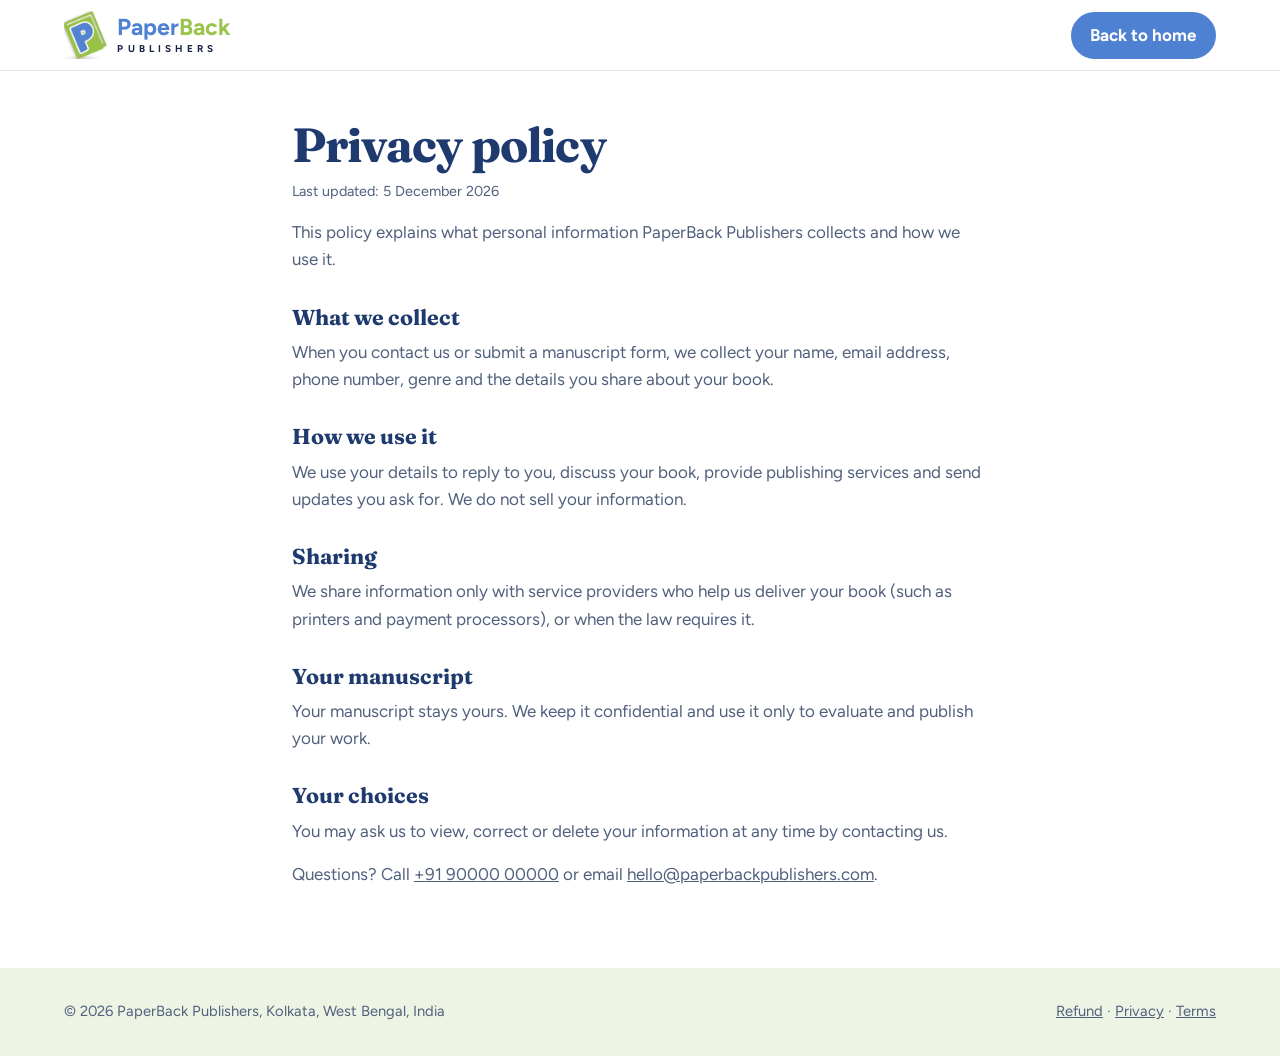
<file: privacy-policy.html>
<!DOCTYPE html>
<html lang="en">
<head>
<meta charset="utf-8">
<meta name="viewport" content="width=device-width, initial-scale=1">
<title>Privacy policy – PaperBack Publishers</title>
<link rel="preconnect" href="https://fonts.googleapis.com">
<link rel="preconnect" href="https://fonts.gstatic.com" crossorigin>
<link href="https://fonts.googleapis.com/css2?family=Fraunces:opsz,wght@9..144,500;9..144,700&family=Figtree:wght@400;500;700&display=swap" rel="stylesheet">
<link rel="stylesheet" href="style.css">
<link rel="stylesheet" href="features.css">
<link rel="icon" type="image/png" sizes="32x32" href="favicon-32.png">
<link rel="icon" type="image/png" sizes="192x192" href="favicon-192.png">
<link rel="apple-touch-icon" href="favicon-180.png">
</head>
<body>
<header class="site-header">
  <a class="brand" href="index.html" aria-label="PaperBack Publishers home">
    <span class="brand-mark"><img src="assets/logo.jpg" alt=""></span>
    <span class="brand-name"><b>Paper</b><i>Back</i><small>Publishers</small></span>
  </a>
  <a class="btn btn-small" href="index.html">Back to home</a>
</header>
<main class="policy">
<h1>Privacy policy</h1>
<p class="updated">Last updated: <span id="d"></span></p>

<p>This policy explains what personal information PaperBack Publishers collects and how we use it.</p>
<h2>What we collect</h2>
<p>When you contact us or submit a manuscript form, we collect your name, email address, phone number, genre and the details you share about your book.</p>
<h2>How we use it</h2>
<p>We use your details to reply to you, discuss your book, provide publishing services and send updates you ask for. We do not sell your information.</p>
<h2>Sharing</h2>
<p>We share information only with service providers who help us deliver your book (such as printers and payment processors), or when the law requires it.</p>
<h2>Your manuscript</h2>
<p>Your manuscript stays yours. We keep it confidential and use it only to evaluate and publish your work.</p>
<h2>Your choices</h2>
<p>You may ask us to view, correct or delete your information at any time by contacting us.</p>
<p>Questions? Call <a href="tel:+919000000000">+91 90000 00000</a> or email <a href="mailto:hello@paperbackpublishers.com">hello@paperbackpublishers.com</a>.</p>
</main>
<footer class="site-footer"><div class="foot-bottom" style="margin:0;padding:0;border:0">
<span>&copy; <span id="y"></span> PaperBack Publishers, Kolkata, West Bengal, India</span>
<span><a href="refund-policy.html">Refund</a> · <a href="privacy-policy.html">Privacy</a> · <a href="terms-and-conditions.html">Terms</a></span></div></footer>
<script>var n=new Date();document.getElementById("y").textContent=n.getFullYear();document.getElementById("d").textContent=n.toLocaleDateString("en-IN",{day:"numeric",month:"long",year:"numeric"});</script>
</body>
</html>
</file>
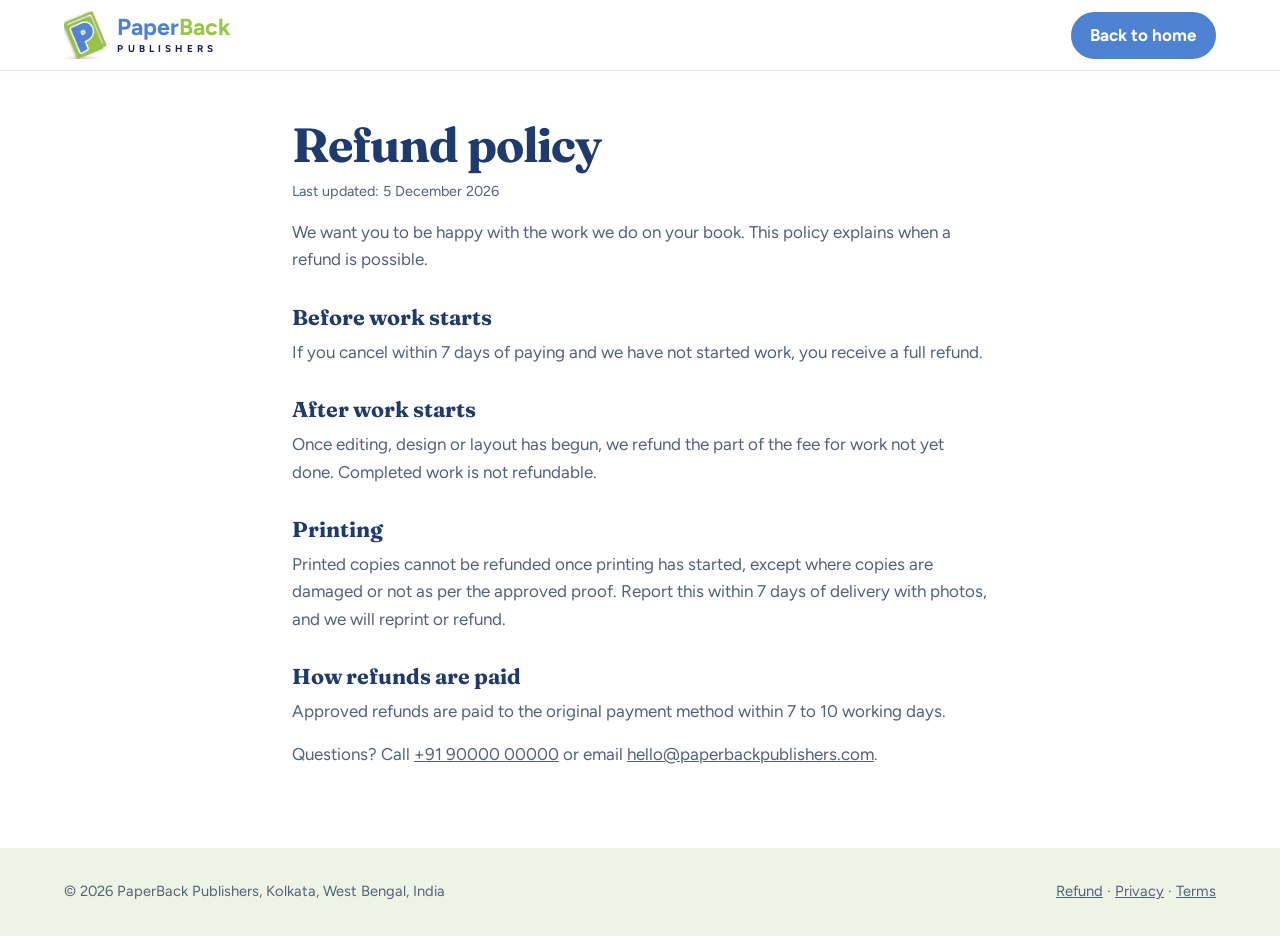
<file: refund-policy.html>
<!DOCTYPE html>
<html lang="en">
<head>
<meta charset="utf-8">
<meta name="viewport" content="width=device-width, initial-scale=1">
<title>Refund policy – PaperBack Publishers</title>
<link rel="preconnect" href="https://fonts.googleapis.com">
<link rel="preconnect" href="https://fonts.gstatic.com" crossorigin>
<link href="https://fonts.googleapis.com/css2?family=Fraunces:opsz,wght@9..144,500;9..144,700&family=Figtree:wght@400;500;700&display=swap" rel="stylesheet">
<link rel="stylesheet" href="style.css">
<link rel="stylesheet" href="features.css">
<link rel="icon" type="image/png" sizes="32x32" href="favicon-32.png">
<link rel="icon" type="image/png" sizes="192x192" href="favicon-192.png">
<link rel="apple-touch-icon" href="favicon-180.png">
</head>
<body>
<header class="site-header">
  <a class="brand" href="index.html" aria-label="PaperBack Publishers home">
    <span class="brand-mark"><img src="assets/logo.jpg" alt=""></span>
    <span class="brand-name"><b>Paper</b><i>Back</i><small>Publishers</small></span>
  </a>
  <a class="btn btn-small" href="index.html">Back to home</a>
</header>
<main class="policy">
<h1>Refund policy</h1>
<p class="updated">Last updated: <span id="d"></span></p>

<p>We want you to be happy with the work we do on your book. This policy explains when a refund is possible.</p>
<h2>Before work starts</h2>
<p>If you cancel within 7 days of paying and we have not started work, you receive a full refund.</p>
<h2>After work starts</h2>
<p>Once editing, design or layout has begun, we refund the part of the fee for work not yet done. Completed work is not refundable.</p>
<h2>Printing</h2>
<p>Printed copies cannot be refunded once printing has started, except where copies are damaged or not as per the approved proof. Report this within 7 days of delivery with photos, and we will reprint or refund.</p>
<h2>How refunds are paid</h2>
<p>Approved refunds are paid to the original payment method within 7 to 10 working days.</p>
<p>Questions? Call <a href="tel:+919000000000">+91 90000 00000</a> or email <a href="mailto:hello@paperbackpublishers.com">hello@paperbackpublishers.com</a>.</p>
</main>
<footer class="site-footer"><div class="foot-bottom" style="margin:0;padding:0;border:0">
<span>&copy; <span id="y"></span> PaperBack Publishers, Kolkata, West Bengal, India</span>
<span><a href="refund-policy.html">Refund</a> · <a href="privacy-policy.html">Privacy</a> · <a href="terms-and-conditions.html">Terms</a></span></div></footer>
<script>var n=new Date();document.getElementById("y").textContent=n.getFullYear();document.getElementById("d").textContent=n.toLocaleDateString("en-IN",{day:"numeric",month:"long",year:"numeric"});</script>
</body>
</html>
</file>
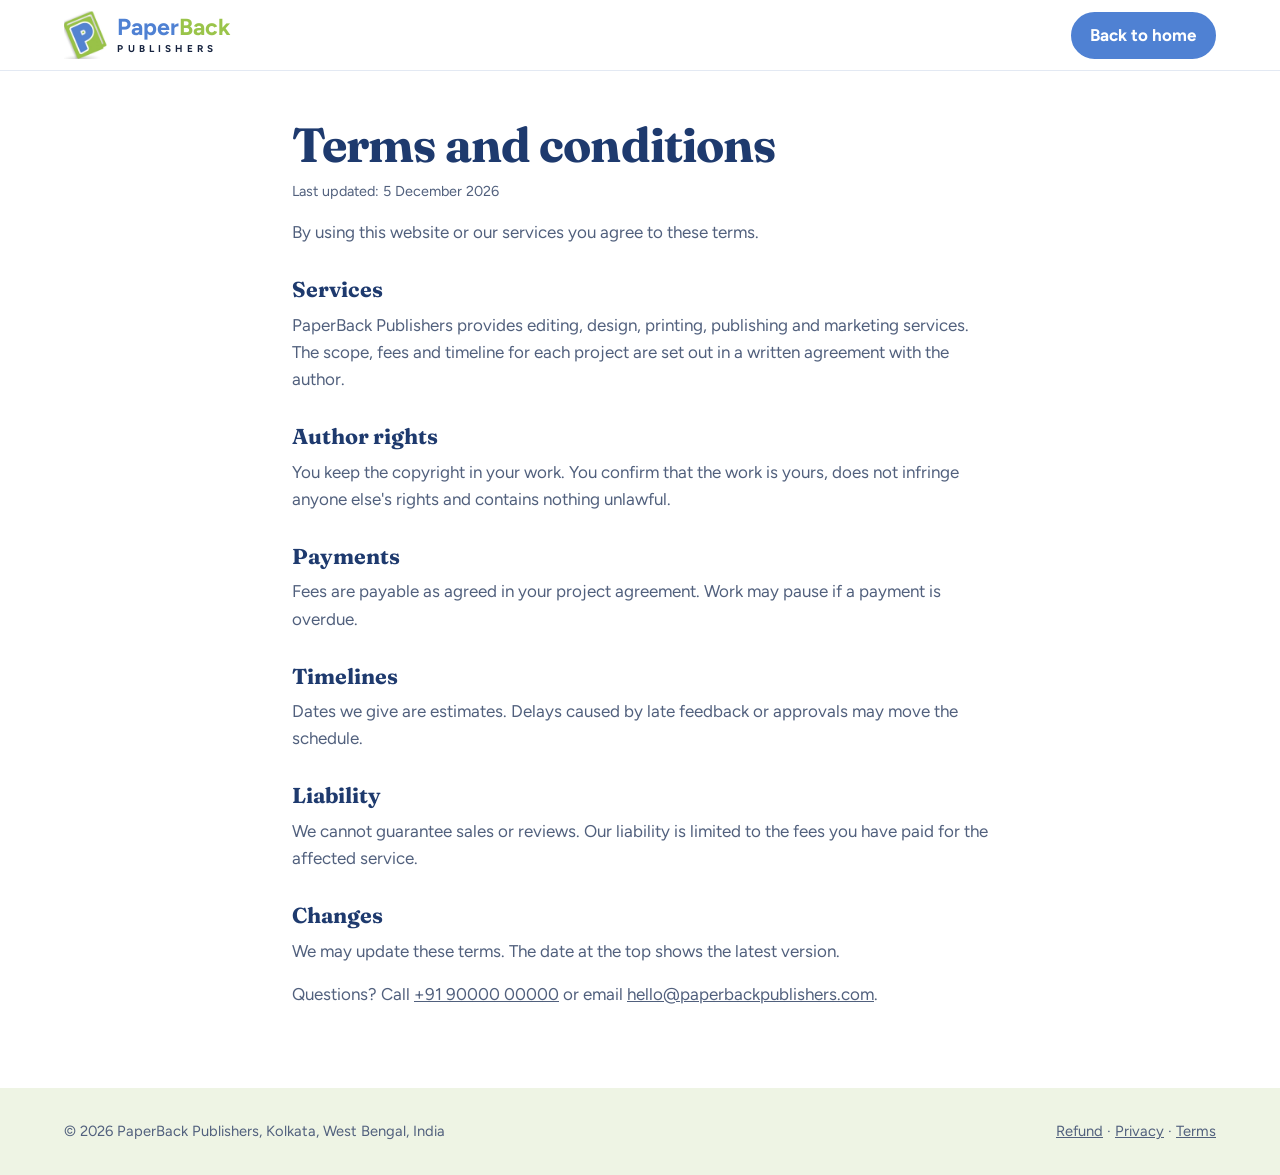
<file: terms-and-conditions.html>
<!DOCTYPE html>
<html lang="en">
<head>
<meta charset="utf-8">
<meta name="viewport" content="width=device-width, initial-scale=1">
<title>Terms and conditions – PaperBack Publishers</title>
<link rel="preconnect" href="https://fonts.googleapis.com">
<link rel="preconnect" href="https://fonts.gstatic.com" crossorigin>
<link href="https://fonts.googleapis.com/css2?family=Fraunces:opsz,wght@9..144,500;9..144,700&family=Figtree:wght@400;500;700&display=swap" rel="stylesheet">
<link rel="stylesheet" href="style.css">
<link rel="stylesheet" href="features.css">
<link rel="icon" type="image/png" sizes="32x32" href="favicon-32.png">
<link rel="icon" type="image/png" sizes="192x192" href="favicon-192.png">
<link rel="apple-touch-icon" href="favicon-180.png">
</head>
<body>
<header class="site-header">
  <a class="brand" href="index.html" aria-label="PaperBack Publishers home">
    <span class="brand-mark"><img src="assets/logo.jpg" alt=""></span>
    <span class="brand-name"><b>Paper</b><i>Back</i><small>Publishers</small></span>
  </a>
  <a class="btn btn-small" href="index.html">Back to home</a>
</header>
<main class="policy">
<h1>Terms and conditions</h1>
<p class="updated">Last updated: <span id="d"></span></p>

<p>By using this website or our services you agree to these terms.</p>
<h2>Services</h2>
<p>PaperBack Publishers provides editing, design, printing, publishing and marketing services. The scope, fees and timeline for each project are set out in a written agreement with the author.</p>
<h2>Author rights</h2>
<p>You keep the copyright in your work. You confirm that the work is yours, does not infringe anyone else's rights and contains nothing unlawful.</p>
<h2>Payments</h2>
<p>Fees are payable as agreed in your project agreement. Work may pause if a payment is overdue.</p>
<h2>Timelines</h2>
<p>Dates we give are estimates. Delays caused by late feedback or approvals may move the schedule.</p>
<h2>Liability</h2>
<p>We cannot guarantee sales or reviews. Our liability is limited to the fees you have paid for the affected service.</p>
<h2>Changes</h2>
<p>We may update these terms. The date at the top shows the latest version.</p>
<p>Questions? Call <a href="tel:+919000000000">+91 90000 00000</a> or email <a href="mailto:hello@paperbackpublishers.com">hello@paperbackpublishers.com</a>.</p>
</main>
<footer class="site-footer"><div class="foot-bottom" style="margin:0;padding:0;border:0">
<span>&copy; <span id="y"></span> PaperBack Publishers, Kolkata, West Bengal, India</span>
<span><a href="refund-policy.html">Refund</a> · <a href="privacy-policy.html">Privacy</a> · <a href="terms-and-conditions.html">Terms</a></span></div></footer>
<script>var n=new Date();document.getElementById("y").textContent=n.getFullYear();document.getElementById("d").textContent=n.toLocaleDateString("en-IN",{day:"numeric",month:"long",year:"numeric"});</script>
</body>
</html>
</file>
<file: style.css>
:root{
  --blue:#4F81D3; --blue-deep:#1E3A6E; --green:#9AC44A; --green-deep:#4F7A12;
  --ink:#16233F; --muted:#51607D; --paper:#FFFFFF; --tint:#EEF4E4; --sky:#EAF0FB;
  --serif:"Fraunces",Georgia,serif; --sans:"Figtree",system-ui,sans-serif;
}
*{box-sizing:border-box}
html{scroll-behavior:smooth;scroll-padding-top:84px}
body{margin:0;font-family:var(--sans);color:var(--ink);background:var(--paper);line-height:1.6;font-size:1.0625rem}
img{max-width:100%}
a{color:inherit}
h1,h2,h3{font-family:var(--serif);line-height:1.1;margin:0}
h1{font-size:clamp(3rem,7vw,5.5rem);font-weight:700;letter-spacing:-.02em;color:var(--blue-deep)}
h2{font-size:clamp(1.9rem,3.5vw,2.75rem);font-weight:700;color:var(--blue-deep);margin-bottom:1.5rem}
h3{font-size:1.3rem;font-weight:500;margin-bottom:.4rem}
p{margin:0 0 1rem}
:focus-visible{outline:3px solid var(--blue);outline-offset:3px}

/* header */
.site-header{position:sticky;top:0;z-index:20;display:flex;align-items:center;justify-content:space-between;gap:1rem;padding:.7rem clamp(1rem,5vw,4rem);background:rgba(255,255,255,.94);backdrop-filter:blur(8px);border-bottom:1px solid #e3e9f3}
.brand{display:flex;align-items:center;gap:.65rem;text-decoration:none}
.brand-mark{display:block;width:43px;height:48px;overflow:hidden;flex:none}
.brand-mark img{display:block;width:110px;max-width:none;margin:-27px 0 0 -33.7px}
.brand-name{display:flex;flex-direction:column;line-height:1;font-family:var(--sans);font-weight:700;font-size:1.45rem}
.brand-name b{color:var(--blue);display:inline}
.brand-name i{color:var(--green);font-style:normal}
.brand-name b,.brand-name i{display:inline}
.brand-name small{order:3;display:block;margin-top:.3rem;font-size:.62rem;letter-spacing:.42em;color:var(--ink);font-weight:700;text-transform:uppercase}
.brand-name{display:block}
.nav{display:flex;align-items:center;gap:1.6rem}
.nav a{text-decoration:none;font-weight:500}
.nav a:not(.btn):hover{color:var(--blue)}
.nav-toggle{display:none;font:inherit;font-weight:700;background:none;border:2px solid var(--blue);color:var(--blue-deep);border-radius:999px;padding:.35rem 1rem;cursor:pointer}

/* buttons */
.btn{display:inline-block;font:inherit;font-weight:700;text-decoration:none;cursor:pointer;background:var(--blue);color:#fff;border:2px solid var(--blue);padding:.8rem 1.5rem;border-radius:999px;transition:background .2s,border-color .2s}
.btn:hover{background:var(--blue-deep);border-color:var(--blue-deep)}
.btn-ghost{background:transparent;color:var(--blue-deep)}
.btn-ghost:hover{background:var(--blue-deep);color:#fff}
.btn-small{padding:.5rem 1.1rem}

/* hero */
.hero{display:grid;grid-template-columns:1.1fr .9fr;gap:3rem;align-items:end;padding:clamp(3rem,8vw,6rem) clamp(1rem,5vw,4rem) 0;background:linear-gradient(var(--sky),#fff 85%);overflow:hidden}
.lead{font-size:1.25rem;max-width:34ch;margin:1.5rem 0 2rem;color:var(--muted)}
.actions{display:flex;flex-wrap:wrap;gap:.8rem;padding-bottom:4rem}
.shelf{display:flex;align-items:flex-end;gap:6px;height:380px;border-bottom:12px solid var(--blue-deep);padding:0 1rem}
.spine{position:relative;display:flex;align-items:center;justify-content:center;width:clamp(34px,5.5vw,58px);border-radius:4px 4px 0 0;color:#fff;transform-origin:bottom;animation:rise .8s cubic-bezier(.2,.8,.2,1) backwards;transition:transform .3s}
.spine:hover{transform:translateY(-18px)}
.spine em{writing-mode:vertical-rl;transform:rotate(180deg);font-family:var(--serif);font-style:normal;font-weight:500;font-size:1rem;white-space:nowrap}
.spine::before,.spine::after{content:"";position:absolute;left:0;right:0;height:3px;background:rgba(255,255,255,.55)}
.spine::before{top:16px}.spine::after{bottom:16px}
.s1{height:300px;background:var(--blue);animation-delay:.05s}
.s2{height:340px;background:var(--green);color:var(--ink);animation-delay:.12s}
.s3{height:260px;background:var(--blue-deep);animation-delay:.19s}
.s4{height:360px;background:var(--blue);animation-delay:.26s}
.s5{height:290px;background:var(--green);color:var(--ink);animation-delay:.33s}
.s6{height:320px;background:var(--blue-deep);animation-delay:.4s}
.s7{height:270px;background:var(--green-deep);animation-delay:.47s}
@keyframes rise{from{transform:translateY(120%);opacity:0}}

/* sections */
.section{padding:clamp(3.5rem,8vw,6rem) clamp(1rem,5vw,4rem)}
.section>*{max-width:1100px;margin-left:auto;margin-right:auto}
.tint{background:var(--tint)}
.section-head{display:flex;flex-wrap:wrap;align-items:end;justify-content:space-between;gap:1rem;margin-bottom:2rem}
.section-head h2{margin:0}
.filters{display:flex;flex-wrap:wrap;gap:.5rem}
.chip{font:inherit;font-weight:500;background:#fff;border:2px solid #cfd9ee;color:var(--ink);border-radius:999px;padding:.3rem 1rem;cursor:pointer}
.chip:hover{border-color:var(--blue)}
.chip.is-active{background:var(--green);border-color:var(--green);color:var(--ink);font-weight:700}

/* books */
.books{display:grid;grid-template-columns:repeat(auto-fill,minmax(190px,1fr));gap:2rem 1.5rem}
.book{display:block;margin:0}
.cover{aspect-ratio:2/3;border-radius:3px 8px 8px 3px;padding:1.2rem 1rem;display:flex;flex-direction:column;justify-content:space-between;color:#fff;box-shadow:inset 8px 0 0 rgba(0,0,0,.15),0 14px 24px -12px rgba(30,58,110,.45);transition:transform .25s}
.book:hover .cover{transform:translateY(-6px) rotate(-1deg)}
.cover strong{font-family:var(--serif);font-size:1.4rem;line-height:1.1;font-weight:700}
.cover span{font-size:.85rem}
.c-blue{background:var(--blue)}
.c-green{background:var(--green);color:var(--ink)}
.c-navy{background:var(--blue-deep)}
.c-moss{background:var(--green-deep)}
.book figcaption{padding-top:.8rem;font-size:.95rem;color:var(--muted)}
.book figcaption b{display:block;color:var(--ink)}

/* services */
.services{display:grid;grid-template-columns:repeat(auto-fit,minmax(220px,1fr));gap:2.5rem}
.services article{border-top:4px solid var(--green);padding-top:1rem}
.services article:nth-child(even){border-color:var(--blue)}
.services p{color:var(--muted)}

/* process */
.steps{list-style:none;padding:0;display:grid;grid-template-columns:repeat(auto-fit,minmax(220px,1fr));gap:2.5rem;counter-reset:step}
.steps li{counter-increment:step;position:relative;padding-top:3.2rem}
.steps li::before{content:counter(step);position:absolute;top:0;left:0;width:2.4rem;height:2.4rem;border-radius:50%;display:grid;place-items:center;background:var(--blue);color:#fff;font-weight:700}
.steps li:nth-child(even)::before{background:var(--green);color:var(--ink)}
.steps p{color:var(--muted)}

/* about */
.about{display:grid;grid-template-columns:1.2fr 1fr;gap:3rem;background:var(--blue-deep);color:#fff}
.about>*{margin:0;max-width:none}
.about h2{color:#fff}
.about p{color:#d5e0f5;max-width:50ch}
.facts{display:grid;gap:1.2rem;align-content:center}
.facts div{border-left:4px solid var(--green);padding-left:1rem}
.facts dt{color:#b9c9ea;font-size:.95rem}
.facts dd{margin:0;font-family:var(--serif);font-size:1.8rem;font-weight:700}

/* form */
.submit{display:grid;grid-template-columns:1fr 1.2fr;gap:3rem;align-items:start}
.submit>*{margin:0;max-width:none}
.submit p{color:var(--muted);max-width:36ch}
form{display:grid;gap:1.1rem}
label{display:grid;gap:.35rem;font-weight:700}
input,select,textarea{font:inherit;font-weight:400;padding:.75rem .9rem;border:2px solid #cfd9ee;border-radius:10px;background:#fff;color:var(--ink);width:100%}
input:focus,select:focus,textarea:focus{outline:none;border-color:var(--blue)}
.invalid input,.invalid select,.invalid textarea{border-color:#B3261E}
.error{color:#B3261E;font-size:.9rem;font-weight:500;min-height:0}
.status{color:var(--green-deep);font-weight:700;margin:0}
form .btn{justify-self:start}

/* footer */
.site-footer{display:flex;flex-wrap:wrap;align-items:center;justify-content:space-between;gap:1rem;padding:2rem clamp(1rem,5vw,4rem);background:var(--tint)}
.site-footer p{margin:0;color:var(--muted)}

/* responsive */
@media (max-width:860px){
  .hero,.about,.submit{grid-template-columns:1fr}
  .shelf{height:300px}
  .nav-toggle{display:block}
  .nav{display:none;position:absolute;top:100%;left:0;right:0;flex-direction:column;align-items:flex-start;gap:1rem;padding:1.2rem clamp(1rem,5vw,4rem) 1.5rem;background:#fff;border-bottom:1px solid #e3e9f3}
  .nav.open{display:flex}
}
@media (prefers-reduced-motion:reduce){
  html{scroll-behavior:auto}
  *,*::before,*::after{animation:none!important;transition:none!important}
}

/* book links */
.book-link{display:block;text-decoration:none;color:inherit}
.book-link:hover figcaption b{color:var(--blue);text-decoration:underline}

/* book cover photos uploaded from the admin (served as small WebP files) */
.cover.has-img{padding:0;overflow:hidden;background:#e9eef8}
.cover.has-img{position:relative}
.cover.has-img img{position:absolute;inset:0;width:100%;height:100%;object-fit:cover;display:block}
.cover.has-img::after{content:"";position:absolute;inset:0;box-shadow:inset 8px 0 0 rgba(0,0,0,.15);border-radius:inherit;pointer-events:none}
</file>
<file: features.css>
/* PaperBack – added features. Existing styles live in style.css and are untouched. */

/* nav: fit the extra links */
@media (min-width:861px){
  .nav{gap:1.05rem}
  .nav a{font-size:.97rem}
}

/* shared card grid used by the new panels */
.pb-grid{display:grid;grid-template-columns:repeat(auto-fit,minmax(250px,1fr));gap:1.5rem}
.pb-card{background:#fff;border:2px solid #dbe4f4;border-top:6px solid var(--green);border-radius:14px;padding:1.5rem 1.4rem;display:flex;flex-direction:column}
.pb-card:nth-child(even){border-top-color:var(--blue)}
.pb-card h3{margin-bottom:.6rem}
.pb-card p{color:var(--muted)}
.pb-card ul{margin:0 0 1rem;padding-left:1.1rem;color:var(--muted)}
.pb-card li{margin-bottom:.3rem}
.pb-card .tag{align-self:flex-start;font-size:.78rem;font-weight:700;letter-spacing:.06em;text-transform:uppercase;background:var(--tint);color:var(--green-deep);border-radius:999px;padding:.2rem .75rem;margin-bottom:.8rem}
.pb-card .btn{margin-top:auto;align-self:flex-start}
.pb-lead{color:var(--muted);max-width:60ch;margin-bottom:2rem}

/* new releases */
.new-releases{background:linear-gradient(#fff,var(--sky))}
.release{position:relative}
.release .badge{position:absolute;top:-10px;right:-8px;z-index:2;background:var(--green);color:var(--ink);font-size:.75rem;font-weight:700;letter-spacing:.05em;text-transform:uppercase;padding:.25rem .7rem;border-radius:999px;box-shadow:0 4px 10px -4px rgba(0,0,0,.35)}

/* authors */
.author-card{display:flex;gap:1rem;align-items:flex-start;background:#fff;border:2px solid #dbe4f4;border-radius:14px;padding:1.3rem}
.avatar{flex:none;width:58px;height:58px;border-radius:50%;display:grid;place-items:center;font-family:var(--serif);font-weight:700;font-size:1.3rem;color:#fff;background:var(--blue)}
.avatar.g{background:var(--green);color:var(--ink)}
.avatar.n{background:var(--blue-deep)}
.author-card h3{margin-bottom:.1rem}
.author-card small{display:block;color:var(--green-deep);font-weight:700;margin-bottom:.5rem}
.author-card p{margin:0;color:var(--muted);font-size:.97rem}

/* events */
.events{background:var(--sky)}
.event-card .ico{font-size:1.8rem;line-height:1;margin-bottom:.7rem}

/* form: phone field (mirrors the label styling in style.css) */
.field{display:grid;gap:.35rem;font-weight:700}
.field.invalid input{border-color:#B3261E}

/* hero/ctas */
.btn-green{background:var(--green);border-color:var(--green);color:var(--ink)}
.btn-green:hover{background:var(--green-deep);border-color:var(--green-deep);color:#fff}
.cta-row{display:flex;flex-wrap:wrap;gap:.8rem;margin-top:1.2rem}

/* floating WhatsApp button (bottom right) */
.wa-float{position:fixed;right:18px;bottom:18px;z-index:40;width:58px;height:58px;border-radius:50%;background:#25D366;display:grid;place-items:center;box-shadow:0 8px 20px -6px rgba(0,0,0,.45);transition:transform .2s}
.wa-float:hover{transform:scale(1.08)}
.wa-float svg{width:32px;height:32px;fill:#fff}

/* side social nav (right edge) */
.side-social{position:fixed;right:0;top:62%;transform:translateY(-50%);z-index:30;display:flex;flex-direction:column;gap:2px;border-radius:10px 0 0 10px;overflow:hidden;box-shadow:-4px 4px 14px -6px rgba(0,0,0,.35)}
.side-social a{display:grid;place-items:center;width:40px;height:40px;color:#fff;transition:width .2s}
.side-social a:hover{width:48px}
.side-social svg{width:20px;height:20px;fill:#fff}
.side-social .fb{background:#1877F2}
.side-social .ig{background:linear-gradient(45deg,#F9A13B,#E1306C 50%,#833AB4)}

/* extended footer */
.site-footer{display:block}
.foot-top{display:flex;flex-wrap:wrap;align-items:center;justify-content:space-between;gap:1rem}
.foot-ext{display:grid;grid-template-columns:repeat(auto-fit,minmax(200px,1fr));gap:2rem;margin-top:2rem;padding-top:2rem;border-top:1px solid #cfdcb8}
.foot-ext h4{font-family:var(--serif);font-size:1.05rem;margin:0 0 .7rem;color:var(--blue-deep)}
.foot-ext p,.foot-ext li{color:var(--muted);margin:0 0 .4rem;font-size:.97rem}
.foot-ext ul{list-style:none;margin:0;padding:0}
.foot-ext a{text-decoration:none}
.foot-ext a:hover{color:var(--blue);text-decoration:underline}
.foot-bottom{margin-top:2rem;padding-top:1.2rem;border-top:1px solid #cfdcb8;display:flex;flex-wrap:wrap;gap:.5rem 1.5rem;justify-content:space-between;color:var(--muted);font-size:.92rem}

/* policy pages */
.policy{max-width:760px;margin:0 auto;padding:3rem clamp(1rem,5vw,2rem) 4rem}
.policy h1{font-size:clamp(2rem,5vw,3rem);margin-bottom:.5rem}
.policy h2{font-size:1.35rem;margin:2rem 0 .6rem}
.policy p,.policy li{color:var(--muted)}
.policy .updated{font-size:.9rem}

@media (max-width:860px){
  .wa-float{width:54px;height:54px;right:14px;bottom:14px}
  .side-social{top:70%}
  .side-social a{width:36px;height:36px}
  .release .badge{right:0}
}
</file>
